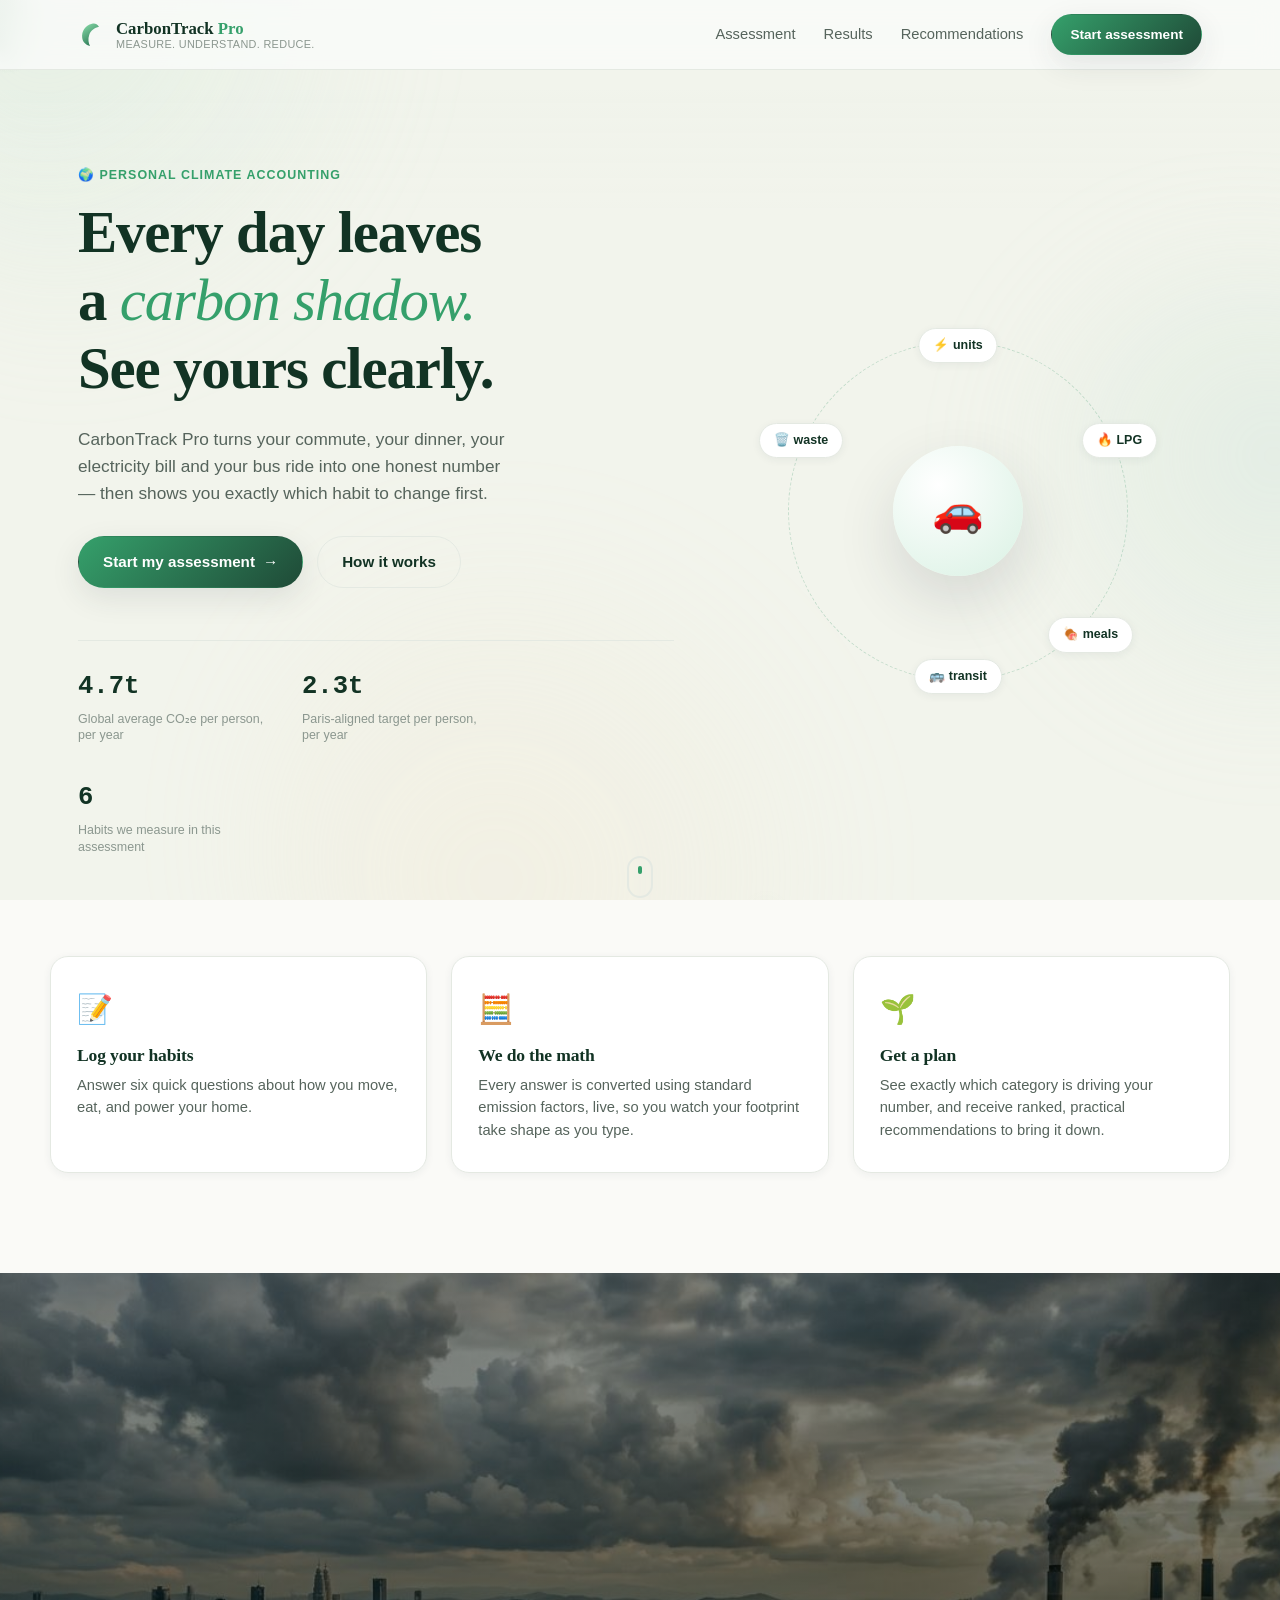
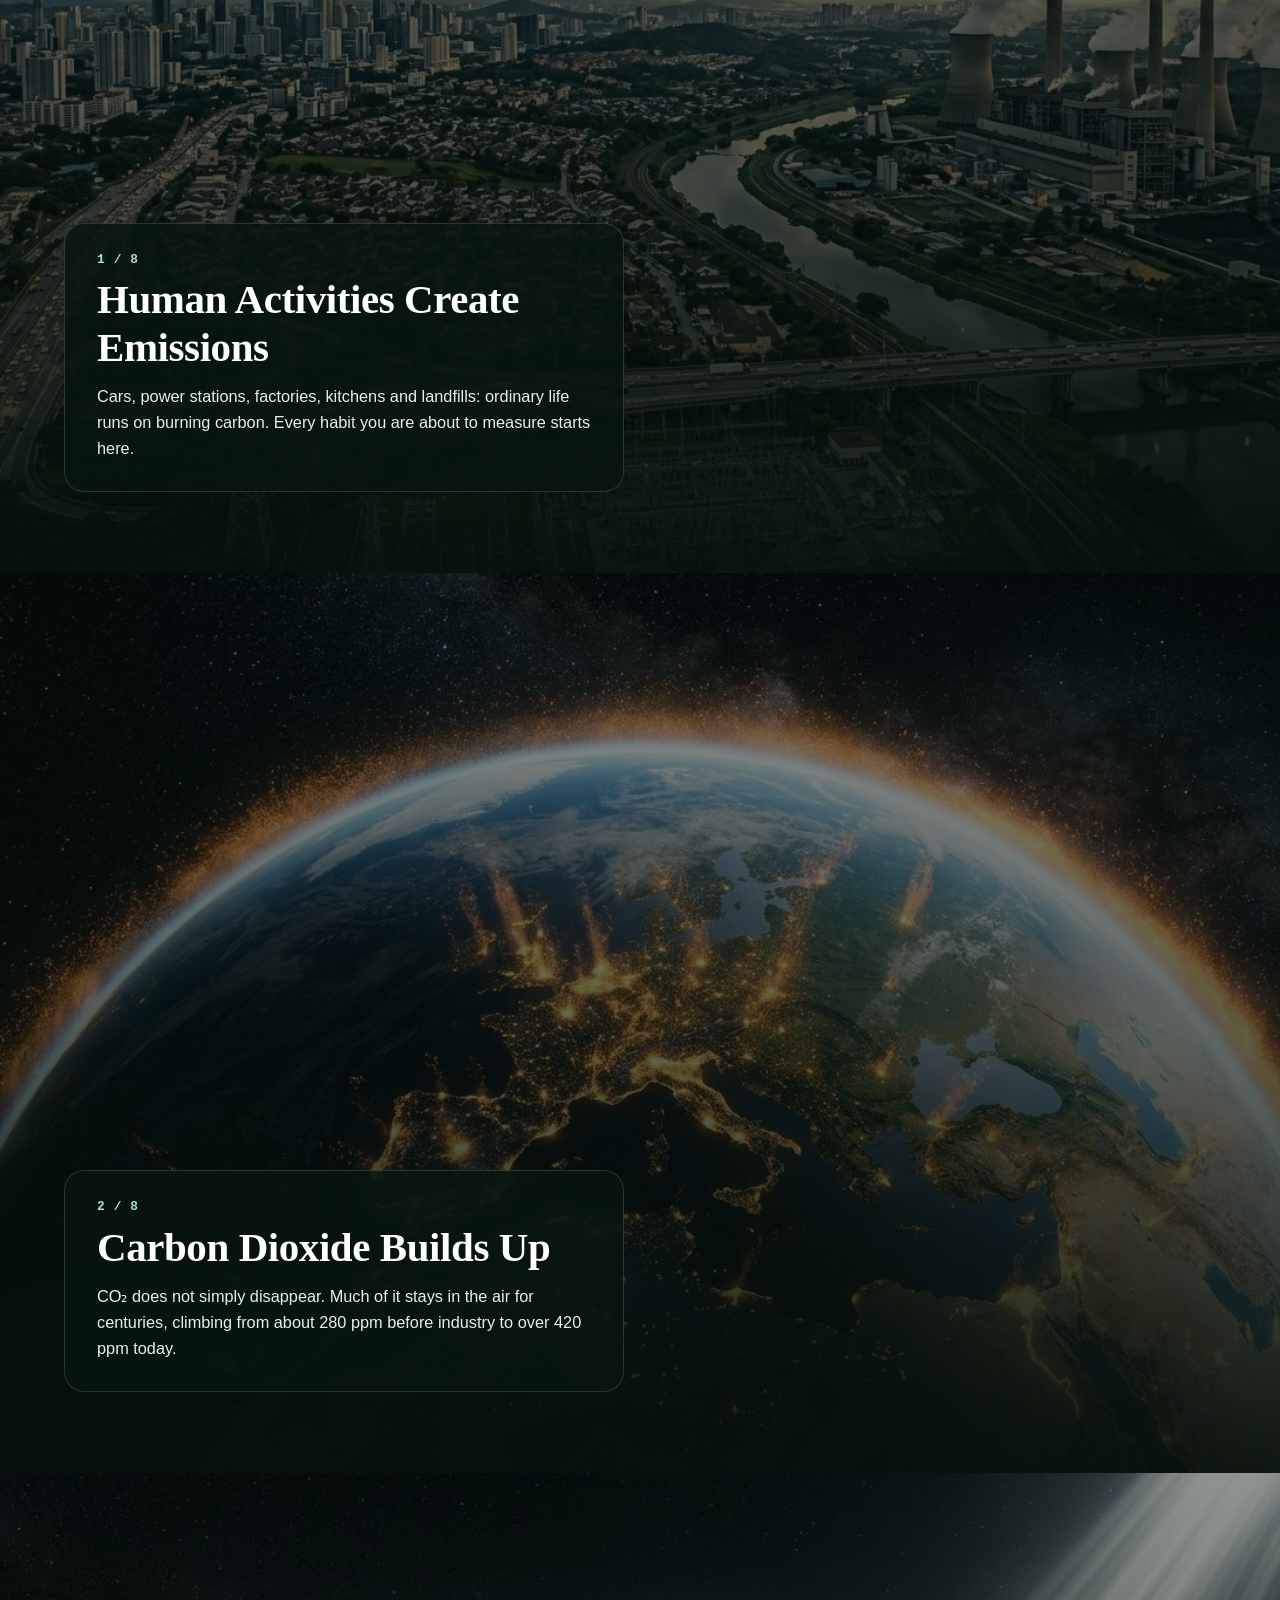
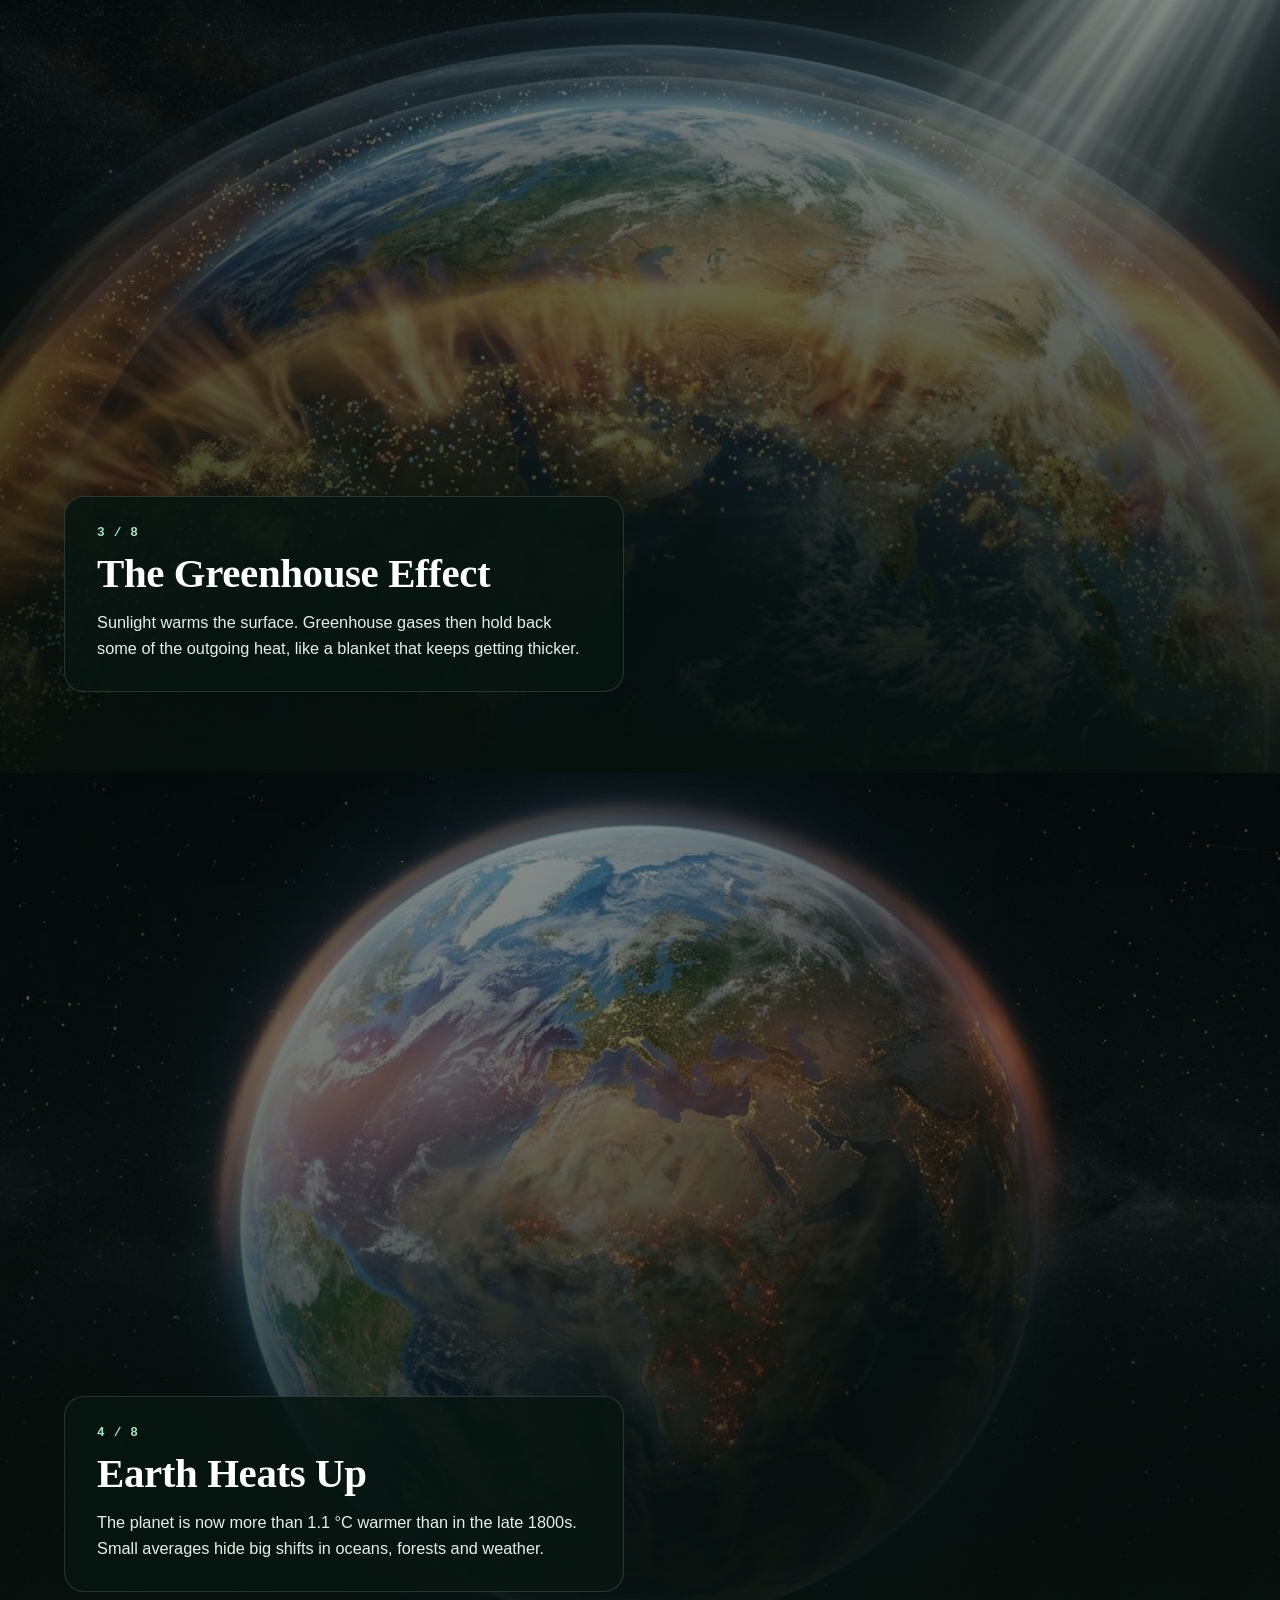
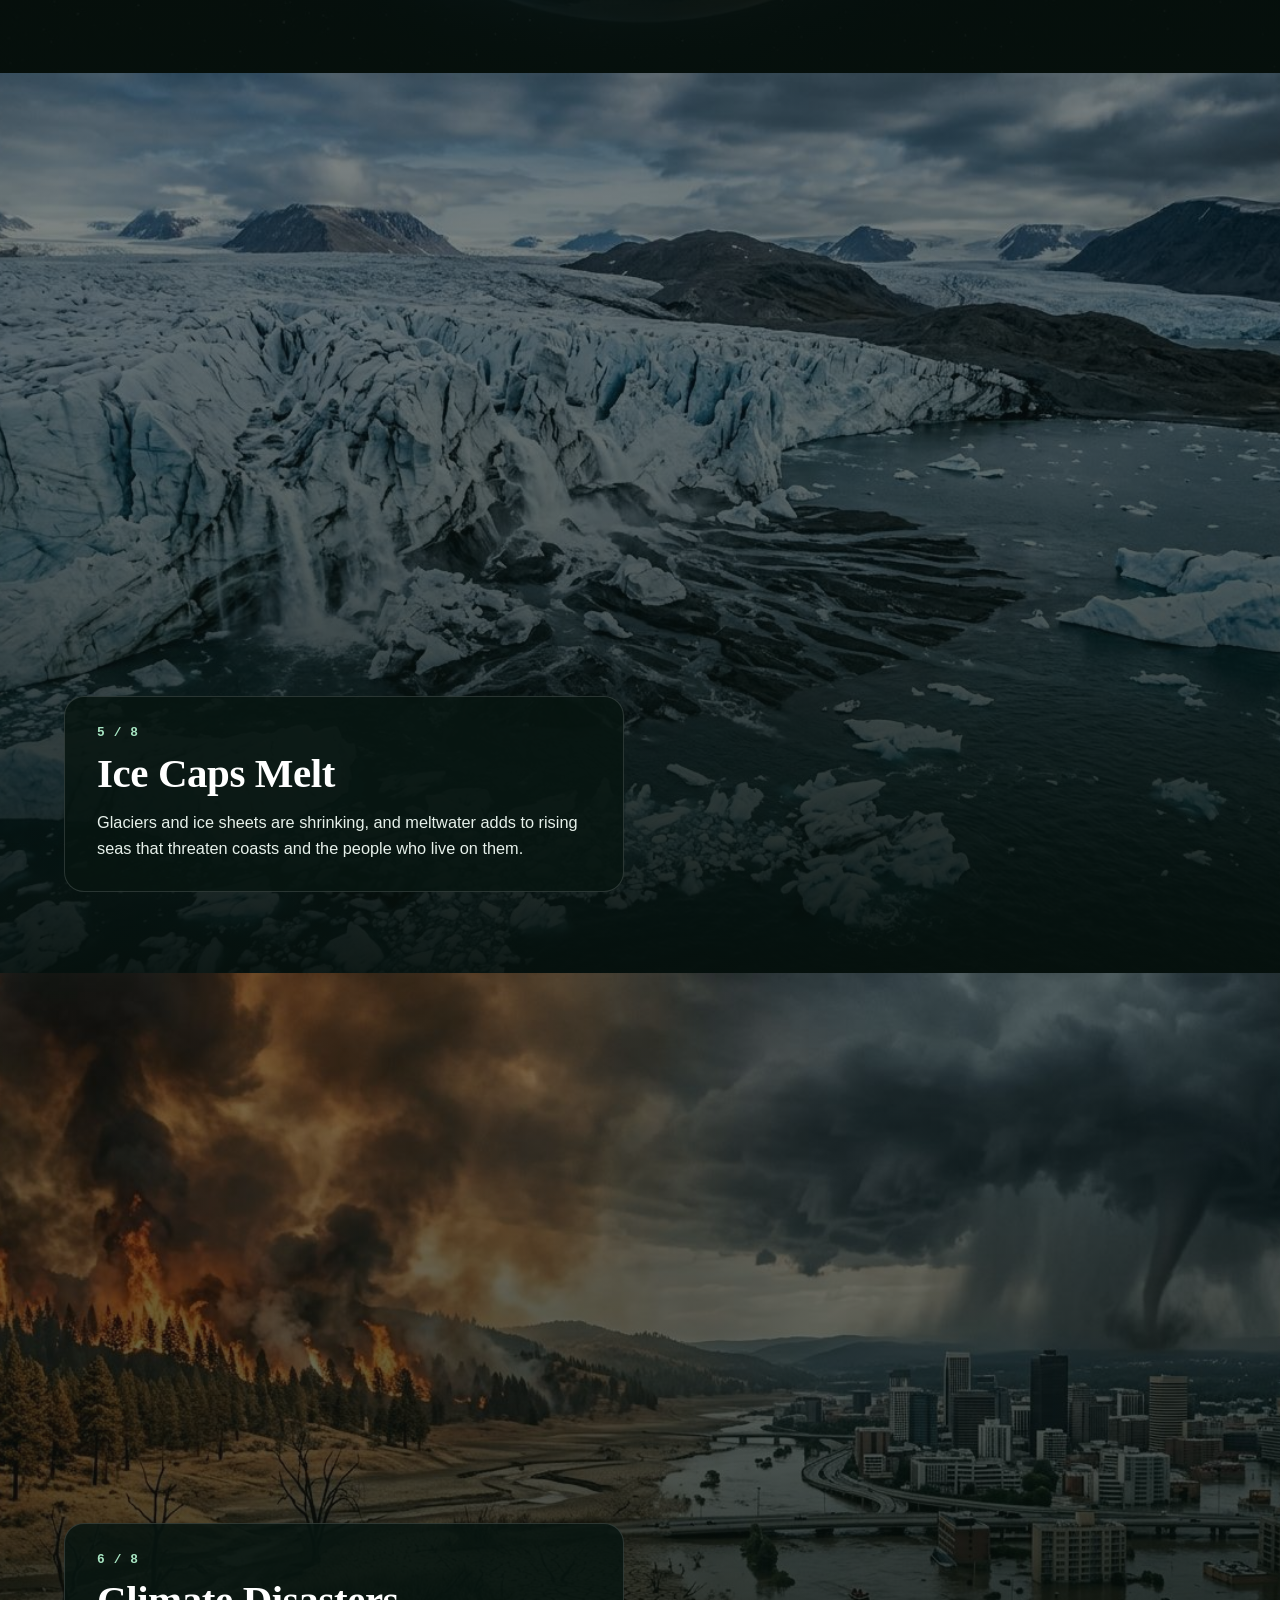
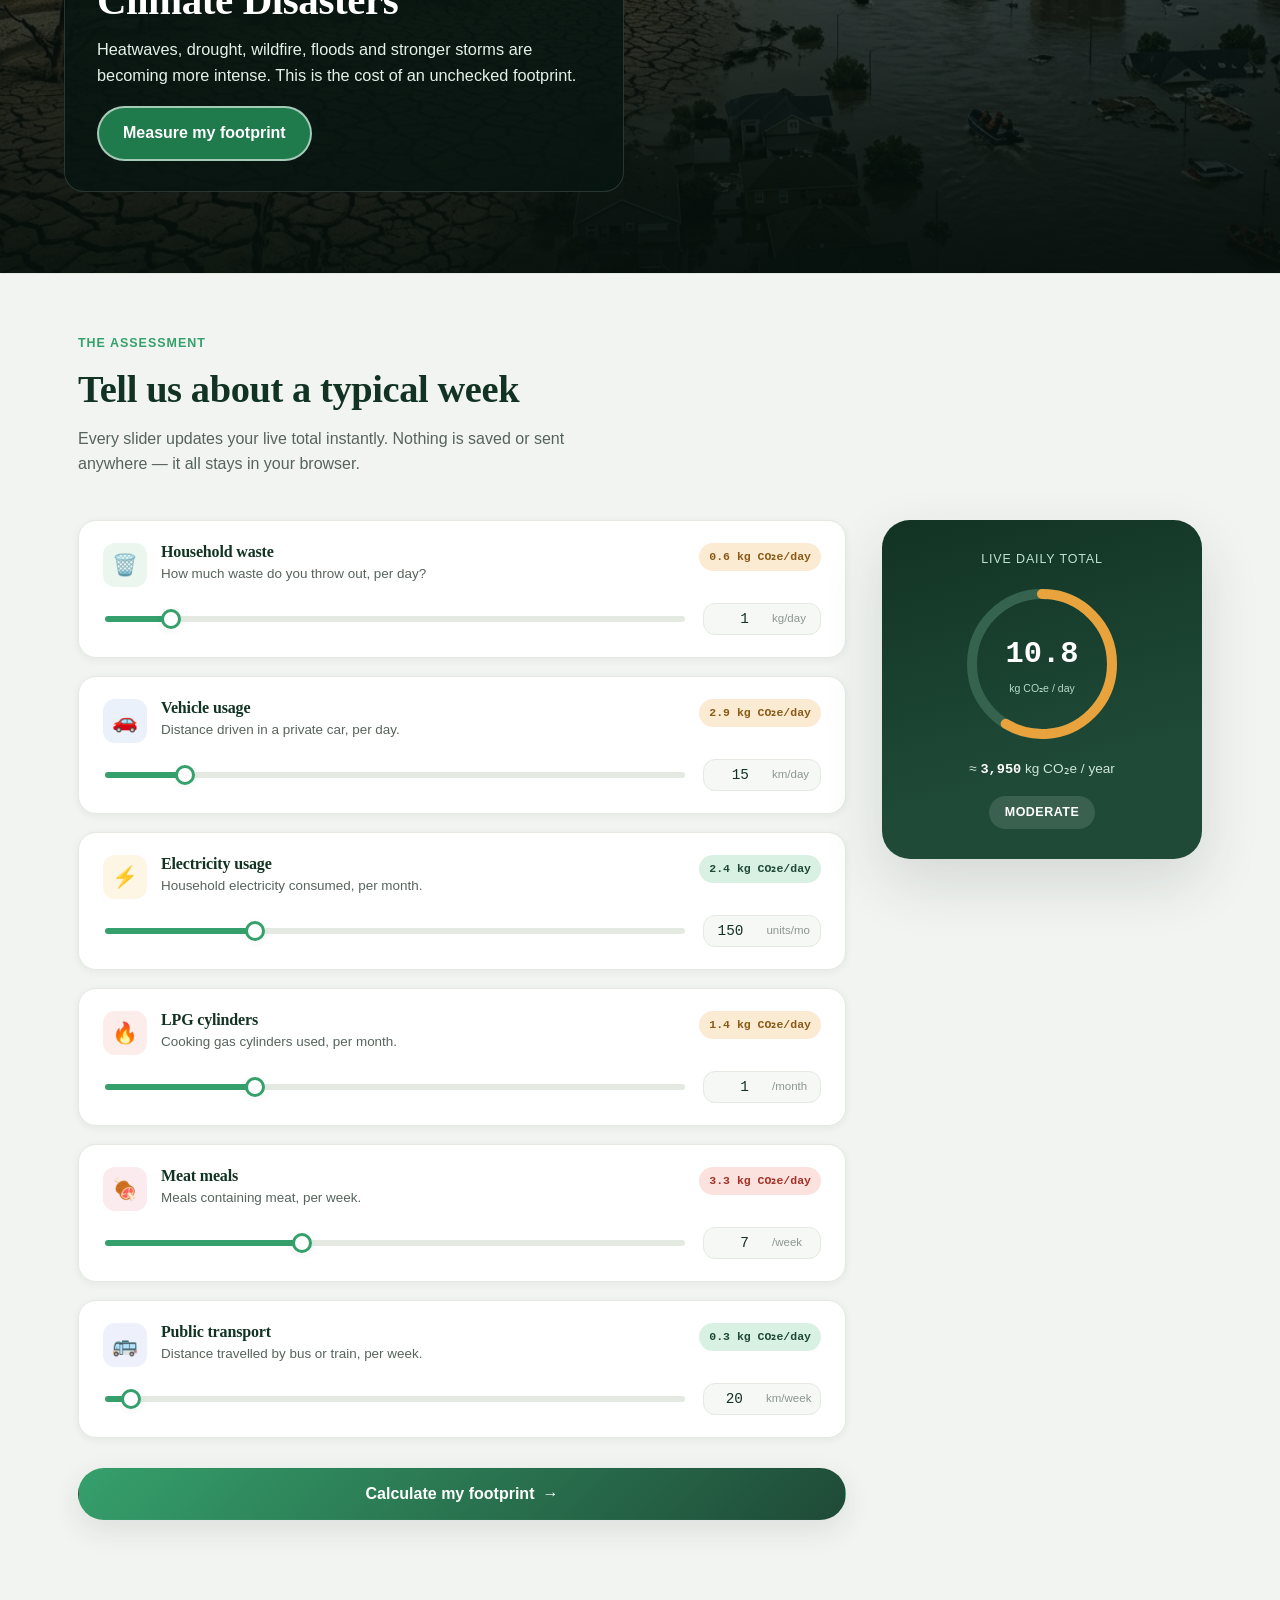
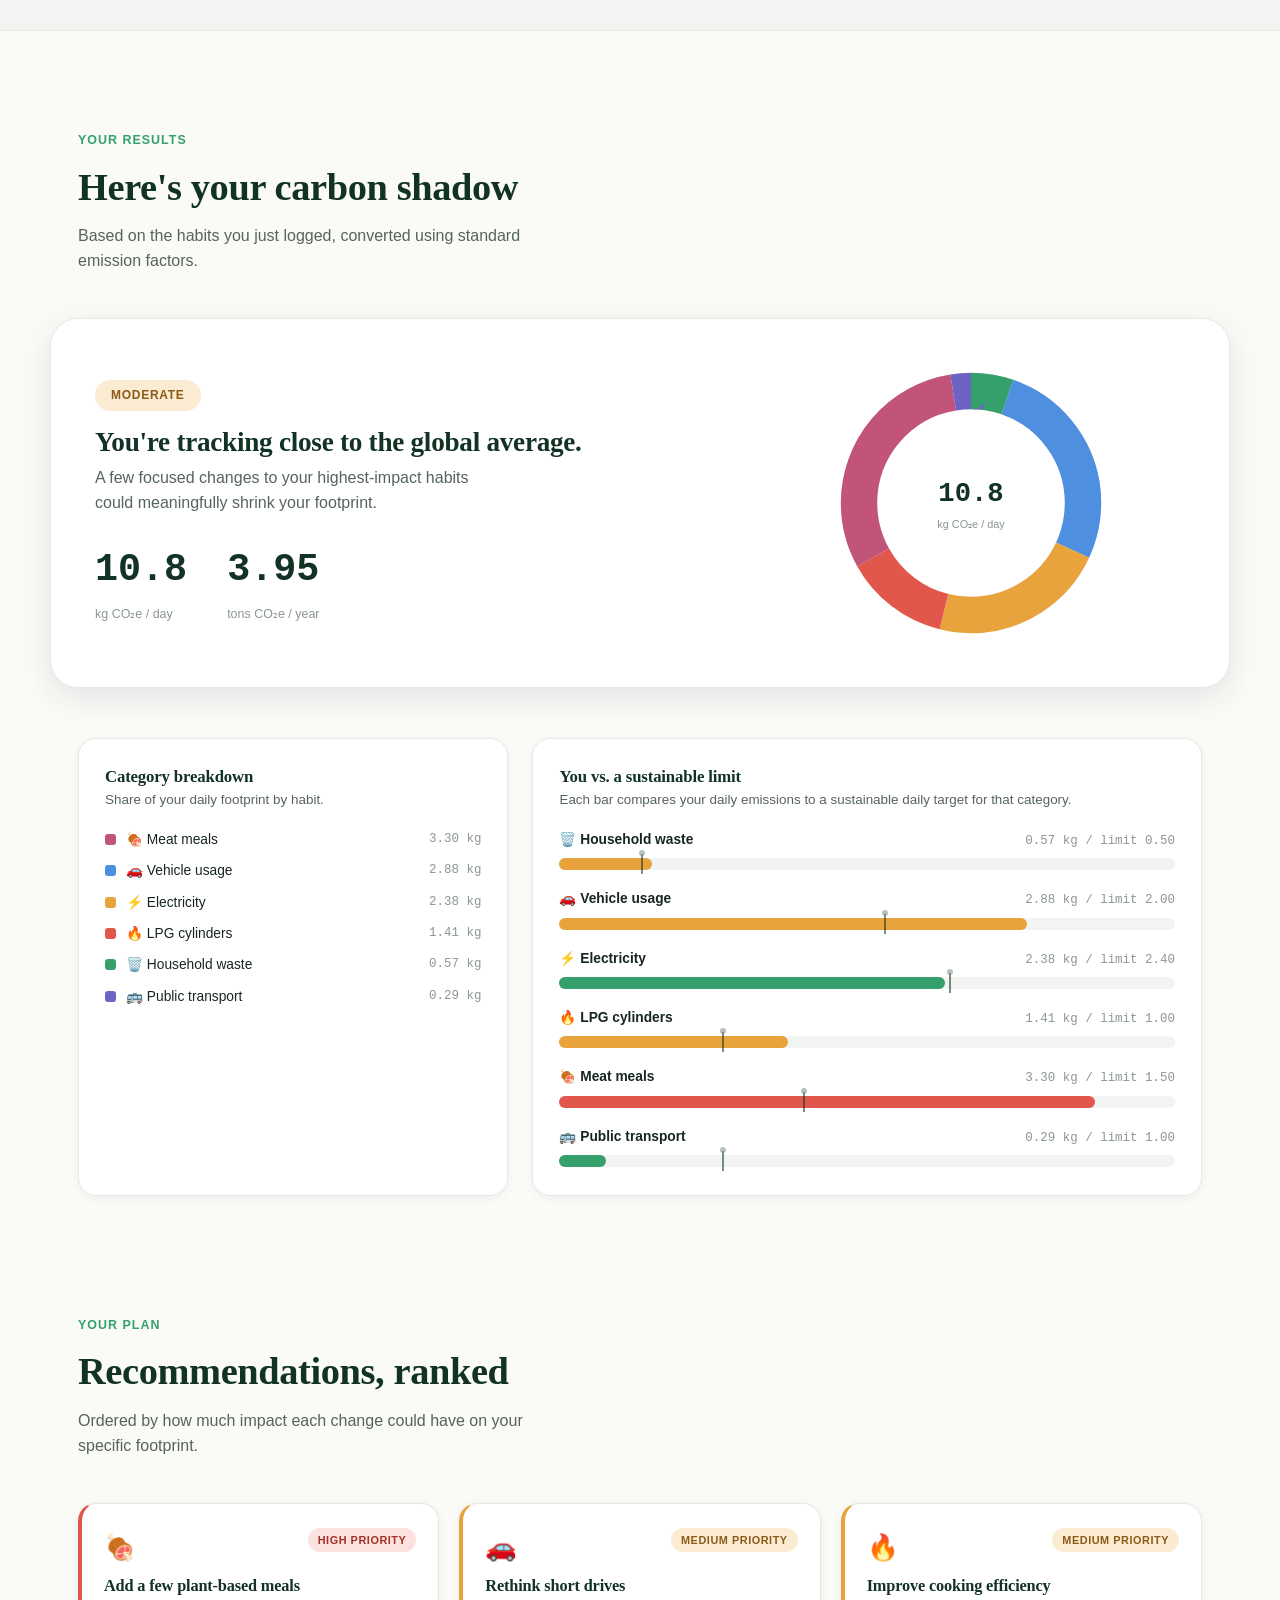
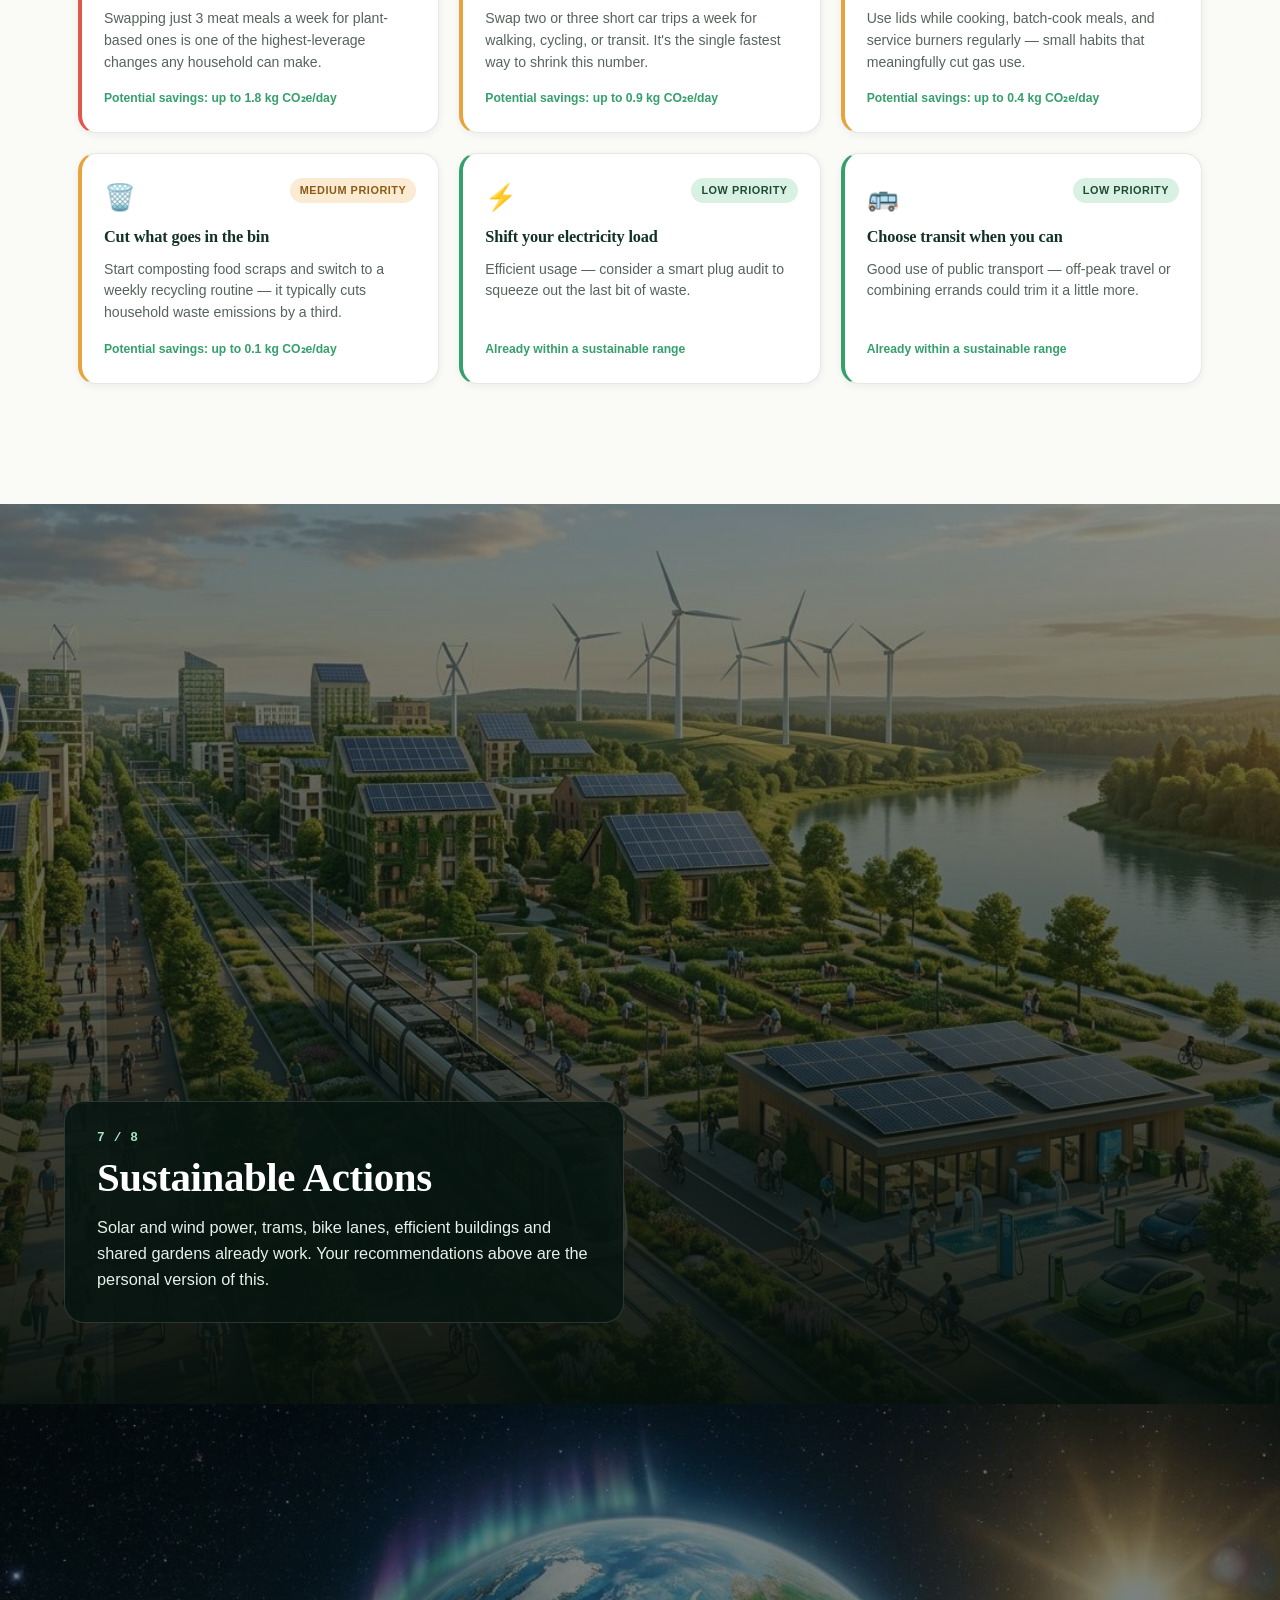
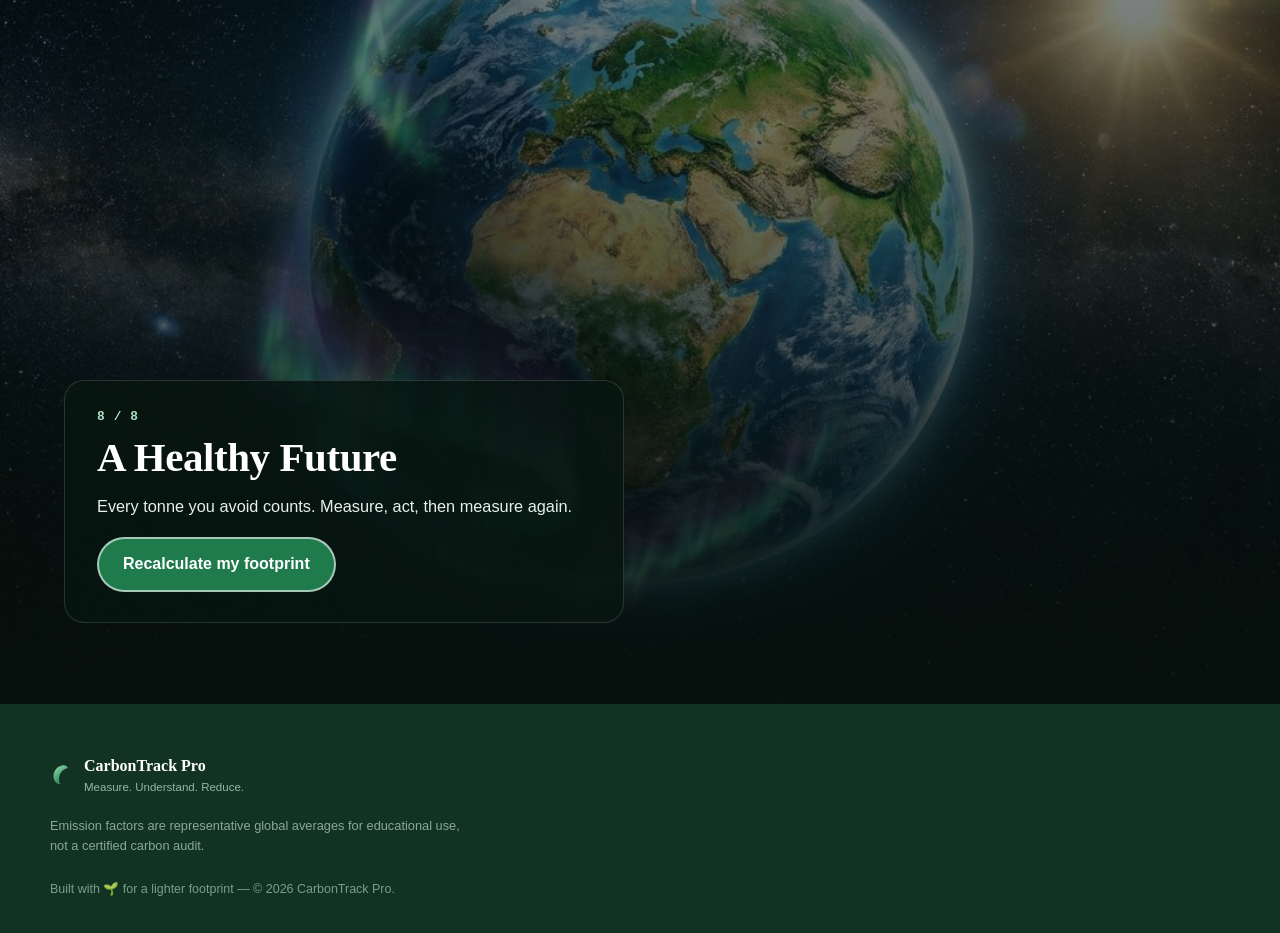
<file: index.html>
<!DOCTYPE html>
<html lang="en">
<head>
<meta charset="UTF-8" />
<meta name="viewport" content="width=device-width, initial-scale=1.0" />
<title>CarbonTrack Pro — Know Your Carbon Shadow</title>
<meta name="description" content="A precise, personalized carbon footprint tracker. Log your daily habits and get real recommendations to shrink your carbon shadow." />

<style>
/* ==========================================================================
   CarbonTrack Pro — embedded stylesheet (single-file build)
   ========================================================================== */

:root{
  --bg:            #FAFAF7;
  --bg-alt:        #F1F4F0;
  --surface:       #FFFFFF;
  --surface-2:     #F6F8F5;
  --forest:        #1F4A37;
  --forest-deep:   #123324;
  --mint:          #6FCF97;
  --mint-strong:   #35A06B;
  --mint-soft:     #D9F1E3;
  --amber:         #E8A33D;
  --amber-soft:    #FBEBD2;
  --coral:         #E2574C;
  --coral-soft:    #FBE2DF;
  --text:          #172621;
  --text-soft:     #56645C;
  --text-faint:    #8B978F;
  --border:        #E4E9E2;
  --shadow-color:  220deg 20% 20%;

  --font-display: Georgia, "Iowan Old Style", "Palatino Linotype", serif;
  --font-body: -apple-system, BlinkMacSystemFont, "Segoe UI", Roboto, Helvetica, Arial, sans-serif;
  --font-mono: "Courier New", ui-monospace, SFMono-Regular, Menlo, Consolas, monospace;

  --r-lg: 28px;
  --r-md: 18px;
  --r-sm: 12px;
  --shadow-sm: 0 2px 8px hsl(var(--shadow-color) / 0.06);
  --shadow-md: 0 10px 30px hsl(var(--shadow-color) / 0.10);
  --shadow-lg: 0 24px 60px hsl(var(--shadow-color) / 0.14);

  --container: 1180px;
}

*, *::before, *::after{ box-sizing: border-box; }
html{ scroll-behavior: smooth; }
html{
  background: var(--bg);
}
body{
  margin: 0;
  background: transparent;
  color: var(--text);
  font-family: var(--font-body);
  font-size: 16px;
  line-height: 1.55;
  -webkit-font-smoothing: antialiased;
  overflow-x: hidden;
}
h1,h2,h3,h4{
  font-family: var(--font-display);
  color: var(--forest-deep);
  margin: 0 0 0.4em;
  line-height: 1.15;
  font-weight: 700;
  letter-spacing: -0.01em;
}
p{ margin: 0 0 1em; color: var(--text-soft); }
a{ color: inherit; text-decoration: none; }
img,svg{ display:block; max-width:100%; }
button{ font-family: inherit; cursor: pointer; }
[data-mono]{ font-family: var(--font-mono); font-variant-numeric: tabular-nums; }

@media (prefers-reduced-motion: reduce){
  *{ animation-duration: 0.01ms !important; animation-iteration-count: 1 !important; transition-duration: 0.01ms !important; scroll-behavior: auto !important; }
}

:focus-visible{
  outline: 2.5px solid var(--mint-strong);
  outline-offset: 3px;
  border-radius: 6px;
}

/* Scroll progress bar */
.progress-track{
  position: fixed; top: 0; left: 0; width: 100%; height: 3px;
  background: transparent; z-index: 1000; pointer-events: none;
}
.progress-fill{
  height: 100%; width: 0%;
  background: linear-gradient(90deg, var(--mint-strong), var(--mint));
  transition: width 0.08s linear;
}

/* Ambient background blobs */
.blob-field{ position: fixed; inset: 0; z-index: -1; overflow: hidden; pointer-events: none; }
.blob{ position: absolute; border-radius: 50%; filter: blur(70px); opacity: 0.45; will-change: transform; }
.blob--a{ width: 520px; height: 520px; top: -160px; left: -120px; background: radial-gradient(circle at 30% 30%, var(--mint-soft), transparent 70%); }
.blob--b{ width: 460px; height: 460px; top: 30vh; right: -180px; background: radial-gradient(circle at 60% 40%, #CFE9E0, transparent 70%); }
.blob--c{ width: 600px; height: 600px; bottom: -220px; left: 20%; background: radial-gradient(circle at 40% 60%, var(--amber-soft), transparent 70%); opacity: 0.3; }

/* Ambient "carbon story" canvas: smoke -> ozone -> heating earth -> message.
   Sits in the same fixed, z-index:-1, pointer-events:none layer as the
   blob field above, so it can never sit above content or intercept input. */
#cfc-bg-canvas{
  position: fixed;
  inset: 0;
  width: 100vw;
  height: 100vh;
  z-index: -1;
  display: block;
  pointer-events: none;
  will-change: transform;
}
#cfc-bg-text{
  position: fixed;
  inset: 0;
  z-index: -1;
  display: flex;
  align-items: center;
  justify-content: center;
  pointer-events: none;
  opacity: 0;
}
#cfc-bg-text span{
  font-family: var(--font-display);
  font-weight: 700;
  font-size: clamp(1.3rem, 3.6vw, 2.6rem);
  letter-spacing: -0.01em;
  color: var(--forest-deep);
  text-shadow: 0 0 30px rgba(232,163,61,0.35);
  text-align: center;
  padding: 0 1.5rem;
  transform: translateY(14px);
  transition: transform 0.6s ease;
}
#cfc-bg-text.cfc-visible span{ transform: translateY(0); }
@media (prefers-reduced-motion: reduce){
  #cfc-bg-canvas{ animation: none !important; }
}

/* Header */
.site-header{
  position: sticky; top: 0; z-index: 900;
  backdrop-filter: blur(14px) saturate(1.4);
  background: hsl(80 20% 98% / 0.85);
  border-bottom: 1px solid var(--border);
}
.header-inner{
  max-width: var(--container); margin: 0 auto;
  display: flex; align-items: center; justify-content: space-between;
  padding: 14px 28px; gap: 20px;
}
.brand{ display: flex; align-items: center; gap: 10px; }
.brand-mark{ display: flex; }
.brand-text{ display: flex; flex-direction: column; line-height: 1.15; }
.brand-name{ font-family: var(--font-display); font-weight: 700; font-size: 1.05rem; color: var(--forest-deep); }
.brand-name em{ font-style: normal; color: var(--mint-strong); }
.brand-tagline{ font-size: 0.68rem; color: var(--text-faint); letter-spacing: 0.03em; text-transform: uppercase; }
.header-nav{ display: flex; gap: 28px; margin-left: auto; margin-right: 8px; }
.header-nav a{ font-size: 0.92rem; font-weight: 500; color: var(--text-soft); position: relative; padding: 4px 0; transition: color 0.2s ease; }
.header-nav a::after{ content: ""; position: absolute; left: 0; bottom: -2px; width: 0; height: 2px; background: var(--mint-strong); transition: width 0.25s ease; }
.header-nav a:hover{ color: var(--forest-deep); }
.header-nav a:hover::after{ width: 100%; }
@media (max-width: 820px){ .header-nav{ display: none; } .brand-tagline{ display: none; } }

/* Buttons */
.btn{
  display: inline-flex; align-items: center; justify-content: center; gap: 8px;
  padding: 13px 24px; border-radius: 100px; font-weight: 600; font-size: 0.95rem;
  border: 1px solid transparent;
  transition: transform 0.2s cubic-bezier(.2,.8,.2,1), box-shadow 0.25s ease, background 0.25s ease, border-color 0.25s ease;
  white-space: nowrap;
}
.btn--primary{ background: linear-gradient(135deg, var(--mint-strong), var(--forest)); color: #fff; box-shadow: var(--shadow-md); }
.btn--primary:hover{ transform: translateY(-2px); box-shadow: var(--shadow-lg); }
.btn--primary:active{ transform: translateY(0); }
.btn--ghost{ background: transparent; color: var(--forest-deep); border-color: var(--border); }
.btn--ghost:hover{ border-color: var(--mint-strong); color: var(--mint-strong); }
.btn--small{ padding: 9px 18px; font-size: 0.85rem; }
.btn--wide{ width: 100%; margin-top: 12px; padding: 16px; font-size: 1rem; }
.btn-arrow{ transition: transform 0.25s ease; display: inline-block; }
.btn:hover .btn-arrow{ transform: translateX(4px); }

/* Reveal-on-scroll (visible by default; JS arms it) */
.reveal{ transition: opacity 0.7s cubic-bezier(.2,.7,.2,1), transform 0.7s cubic-bezier(.2,.7,.2,1); }
.reveal.reveal-armed{ opacity: 0; transform: translateY(28px); }
.reveal.reveal-armed.is-visible{ opacity: 1; transform: translateY(0); }

/* Hero */
.hero{
  position: relative; max-width: var(--container); margin: 0 auto;
  padding: 96px 28px 60px;
  display: grid; grid-template-columns: 1.1fr 0.9fr; align-items: center; gap: 40px;
  min-height: 84vh;
}
.eyebrow{ font-size: 0.78rem; font-weight: 700; letter-spacing: 0.08em; text-transform: uppercase; color: var(--mint-strong); margin-bottom: 14px; }
.hero-title{ font-size: clamp(2.4rem, 4.6vw, 4rem); font-weight: 700; letter-spacing: -0.02em; }
.hero-title-accent{ color: var(--mint-strong); font-style: italic; font-weight: 500; }
.hero-sub{ font-size: 1.08rem; max-width: 46ch; margin-bottom: 30px; }
.hero-actions{ display: flex; gap: 14px; margin-bottom: 52px; flex-wrap: wrap; }
.hero-stats{ display: flex; gap: 34px; flex-wrap: wrap; padding-top: 26px; border-top: 1px solid var(--border); }
.hero-stat{ display: flex; flex-direction: column; gap: 4px; max-width: 190px; }
.hero-stat-num{ font-size: 1.6rem; font-weight: 700; color: var(--forest-deep); }
.hero-stat-label{ font-size: 0.78rem; color: var(--text-faint); line-height: 1.35; }
.hero-visual{ position: relative; display: flex; align-items: center; justify-content: center; height: 460px; }
.orbit-ring{ position: relative; width: 340px; height: 340px; border: 1.5px dashed hsl(150 30% 55% / 0.35); border-radius: 50%; animation: spin 40s linear infinite; }
.orbit-core{ position: absolute; inset: 0; margin: auto; width: 130px; height: 130px; background: radial-gradient(circle at 35% 30%, #fff, var(--mint-soft)); border-radius: 50%; display: flex; align-items: center; justify-content: center; box-shadow: var(--shadow-lg); animation: breathe 5s ease-in-out infinite; }
.orbit-emoji{ font-size: 2.6rem; animation: counter-spin 40s linear infinite; }
.orbit-chip{ position: absolute; background: var(--surface); border: 1px solid var(--border); border-radius: 100px; padding: 7px 14px; font-size: 0.78rem; font-weight: 600; color: var(--forest-deep); box-shadow: var(--shadow-sm); animation: counter-spin 40s linear infinite; white-space: nowrap; }
.orbit-chip--1{ top: -14px; left: 50%; transform: translateX(-50%); }
.orbit-chip--2{ top: 24%; right: -30px; }
.orbit-chip--3{ bottom: 8%; right: -6px; }
.orbit-chip--4{ bottom: -14px; left: 50%; transform: translateX(-50%); }
.orbit-chip--5{ top: 24%; left: -30px; }
@keyframes spin{ to{ transform: rotate(360deg); } }
@keyframes counter-spin{ from{ transform: rotate(0deg); } to{ transform: rotate(-360deg); } }
@keyframes breathe{ 0%,100%{ transform: scale(1); } 50%{ transform: scale(1.05); } }
.scroll-cue{ position: absolute; bottom: 18px; left: 50%; transform: translateX(-50%); width: 26px; height: 42px; border-radius: 20px; border: 2px solid var(--border); background: transparent; display: flex; justify-content: center; padding-top: 8px; }
.scroll-cue span{ width: 4px; height: 8px; border-radius: 4px; background: var(--mint-strong); animation: cue 1.8s ease-in-out infinite; }
@keyframes cue{ 0%{ transform: translateY(0); opacity: 1; } 70%{ transform: translateY(12px); opacity: 0; } 100%{ opacity: 0; } }
@media (max-width: 980px){ .hero{ grid-template-columns: 1fr; text-align: left; padding-top: 70px; min-height: auto; } .hero-visual{ height: 300px; } .orbit-ring{ width: 240px; height: 240px; } .orbit-core{ width: 100px; height: 100px; } }

/* How it works */
.how{ padding: 40px 28px 100px; }
.how-inner{ max-width: var(--container); margin: 0 auto; display: grid; grid-template-columns: repeat(3, 1fr); gap: 24px; }
.how-step{ background: var(--surface); border: 1px solid var(--border); border-radius: var(--r-md); padding: 30px 26px; box-shadow: var(--shadow-sm); transition: transform 0.3s ease, box-shadow 0.3s ease; }
.how-step:hover{ transform: translateY(-4px); box-shadow: var(--shadow-md); }
.how-step-icon{ font-size: 1.8rem; display: block; margin-bottom: 14px; }
.how-step h3{ font-size: 1.1rem; margin-bottom: 8px; }
.how-step p{ font-size: 0.92rem; margin: 0; }
@media (max-width: 820px){ .how-inner{ grid-template-columns: 1fr; } }

/* Section heads */
.section-head{ max-width: var(--container); margin: 0 auto; padding: 0 28px; text-align: left; margin-bottom: 44px; }
.section-head h2{ font-size: clamp(1.8rem, 3vw, 2.5rem); }
.section-sub{ max-width: 56ch; font-size: 1rem; }

/* Calculator */
.calculator{ padding: 60px 0 110px; background: var(--bg-alt); border-top: 1px solid var(--border); border-bottom: 1px solid var(--border); }
.calculator-grid{ max-width: var(--container); margin: 0 auto; padding: 0 28px; display: grid; grid-template-columns: 1fr 320px; gap: 36px; align-items: start; }
.calculator-cards{ display: grid; gap: 18px; }
.q-card{ background: var(--surface); border: 1px solid var(--border); border-radius: var(--r-md); padding: 22px 24px; box-shadow: var(--shadow-sm); transition: box-shadow 0.3s ease, border-color 0.3s ease; }
.q-card:hover{ box-shadow: var(--shadow-md); border-color: hsl(150 30% 80%); }
.q-card-head{ display: flex; align-items: flex-start; gap: 14px; margin-bottom: 16px; }
.q-icon{ flex-shrink: 0; width: 44px; height: 44px; border-radius: 12px; background: var(--icon-bg, var(--mint-soft)); display: flex; align-items: center; justify-content: center; font-size: 1.3rem; }
.q-card-head h3{ font-size: 1rem; margin-bottom: 2px; }
.q-card-head p{ font-size: 0.84rem; margin: 0; }
.q-chip{ margin-left: auto; flex-shrink: 0; font-family: var(--font-mono); font-size: 0.72rem; font-weight: 700; padding: 5px 10px; border-radius: 100px; background: var(--mint-soft); color: var(--forest); white-space: nowrap; transition: background 0.3s ease, color 0.3s ease; }
.q-chip.level-mid{ background: var(--amber-soft); color: #8A5A17; }
.q-chip.level-high{ background: var(--coral-soft); color: #A33127; }
.q-controls{ display: flex; align-items: center; gap: 16px; }
.q-slider{ flex: 1; appearance: none; -webkit-appearance: none; height: 6px; border-radius: 4px; background: linear-gradient(90deg, var(--mint-strong) 0%, var(--mint-strong) var(--fill, 30%), var(--border) var(--fill, 30%), var(--border) 100%); outline: none; }
.q-slider::-webkit-slider-thumb{ -webkit-appearance: none; appearance: none; width: 20px; height: 20px; border-radius: 50%; background: #fff; border: 3px solid var(--mint-strong); box-shadow: var(--shadow-sm); cursor: pointer; transition: transform 0.15s ease; }
.q-slider::-webkit-slider-thumb:hover{ transform: scale(1.15); }
.q-slider::-moz-range-thumb{ width: 20px; height: 20px; border-radius: 50%; background: #fff; border: 3px solid var(--mint-strong); box-shadow: var(--shadow-sm); cursor: pointer; }
.q-slider::-moz-range-track{ height: 6px; border-radius: 4px; background: var(--border); }
.q-number{ flex-shrink: 0; display: flex; align-items: center; gap: 6px; background: var(--surface-2); border: 1px solid var(--border); border-radius: var(--r-sm); padding: 6px 10px; width: 118px; }
.q-number input{ width: 52px; border: none; background: transparent; font-family: var(--font-mono); font-size: 0.9rem; text-align: right; color: var(--forest-deep); }
.q-number input:focus{ outline: none; }
.q-number span{ font-size: 0.72rem; color: var(--text-faint); }

.live-panel{ position: sticky; top: 92px; }
.live-panel-inner{ background: linear-gradient(165deg, var(--forest-deep), var(--forest) 70%); border-radius: var(--r-lg); padding: 30px 26px; color: #fff; box-shadow: var(--shadow-lg); text-align: center; }
.live-label{ font-size: 0.78rem; text-transform: uppercase; letter-spacing: 0.07em; color: hsl(150 40% 82%); margin-bottom: 14px; }
.gauge{ position: relative; width: 160px; height: 160px; margin: 0 auto 14px; }
.gauge-svg{ width: 100%; height: 100%; transform: rotate(-90deg); }
.gauge-track{ fill: none; stroke: hsl(150 30% 30%); stroke-width: 10; }
.gauge-value{ fill: none; stroke: var(--mint); stroke-width: 10; stroke-linecap: round; stroke-dasharray: 440; stroke-dashoffset: 440; transition: stroke-dashoffset 0.5s cubic-bezier(.2,.8,.2,1), stroke 0.5s ease; }
.gauge-center{ position: absolute; inset: 0; display: flex; flex-direction: column; align-items: center; justify-content: center; }
.gauge-number{ font-size: 1.9rem; font-weight: 700; }
.gauge-unit{ font-size: 0.66rem; color: hsl(150 30% 78%); margin-top: 2px; text-align: center; max-width: 100px; }
.live-yearly{ font-size: 0.85rem; color: hsl(150 30% 85%); margin-bottom: 16px; }
.live-yearly span{ font-weight: 700; color: #fff; }
.live-badge{ display: inline-block; padding: 7px 16px; border-radius: 100px; background: rgba(255,255,255,0.12); font-weight: 700; font-size: 0.78rem; letter-spacing: 0.04em; transition: background 0.4s ease, color 0.4s ease; }
@media (max-width: 980px){ .calculator-grid{ grid-template-columns: 1fr; } .live-panel{ position: relative; top: 0; order: -1; } }

/* Results */
.results{ padding: 100px 0; }
.verdict-card{ max-width: var(--container); margin: 0 auto 50px; padding: 44px 44px; display: grid; grid-template-columns: 1.2fr 0.8fr; gap: 20px; align-items: center; background: var(--surface); border: 1px solid var(--border); border-radius: var(--r-lg); box-shadow: var(--shadow-md); }
.verdict-flag{ display: inline-block; padding: 6px 16px; border-radius: 100px; background: var(--mint-soft); color: var(--forest); font-weight: 700; font-size: 0.75rem; letter-spacing: 0.06em; margin-bottom: 16px; transition: background 0.4s ease, color 0.4s ease; }
.verdict-flag.level-good{ background: var(--mint-soft); color: var(--forest); }
.verdict-flag.level-mid{ background: var(--amber-soft); color: #8A5A17; }
.verdict-flag.level-high{ background: var(--coral-soft); color: #A33127; }
.verdict-title{ font-size: 1.7rem; margin-bottom: 8px; }
.verdict-desc{ max-width: 44ch; margin-bottom: 26px; }
.verdict-numbers{ display: flex; gap: 40px; }
.verdict-big{ font-size: 2.4rem; font-weight: 700; color: var(--forest-deep); display: block; }
.verdict-unit{ font-size: 0.78rem; color: var(--text-faint); }
.verdict-right{ display: flex; align-items: center; justify-content: center; }
@keyframes verdictPulse{ 0%{ box-shadow: var(--shadow-md), 0 0 0 0 hsl(150 55% 50% / 0.45); } 70%{ box-shadow: var(--shadow-md), 0 0 0 18px hsl(150 55% 50% / 0); } 100%{ box-shadow: var(--shadow-md); } }
.verdict-card.just-calculated{ animation: verdictPulse 0.9s ease-out; }

.charts-row{ max-width: var(--container); margin: 0 auto; padding: 0 28px; display: grid; grid-template-columns: 0.9fr 1.4fr; gap: 24px; }
.chart-card{ background: var(--surface); border: 1px solid var(--border); border-radius: var(--r-md); padding: 28px 26px; box-shadow: var(--shadow-sm); }
.chart-card h3{ font-size: 1.05rem; margin-bottom: 4px; }
.chart-sub{ font-size: 0.84rem; margin-bottom: 18px; }
.legend{ display: grid; gap: 10px; }
.legend-item{ display: flex; align-items: center; gap: 10px; font-size: 0.86rem; }
.legend-swatch{ width: 11px; height: 11px; border-radius: 3px; flex-shrink: 0; }
.legend-name{ flex: 1; color: var(--text); font-weight: 500; }
.legend-val{ font-family: var(--font-mono); font-size: 0.78rem; color: var(--text-faint); }

.donut-wrap{ position: relative; width: 100%; max-width: 280px; margin: 0 auto; }
.donut-svg{ width: 100%; height: auto; transform: rotate(-90deg); display: block; }
.donut-track{ fill: none; stroke: var(--bg-alt); }
.donut-segment{ transition: stroke-dasharray 0.9s cubic-bezier(.2,.8,.2,1); }
.donut-center{ position: absolute; inset: 0; display: flex; flex-direction: column; align-items: center; justify-content: center; text-align: center; pointer-events: none; }
.donut-center-num{ font-size: 1.7rem; font-weight: 700; color: var(--forest-deep); display: block; }
.donut-center-unit{ font-size: 0.68rem; color: var(--text-faint); max-width: 100px; }

.bar-list{ display: grid; gap: 18px; }
.bar-row-head{ display: flex; align-items: baseline; justify-content: space-between; gap: 10px; font-size: 0.86rem; font-weight: 600; color: var(--text); margin-bottom: 7px; }
.bar-row-val{ font-size: 0.78rem; color: var(--text-faint); font-weight: 500; }
.bar-row-limit{ color: var(--text-faint); font-weight: 400; }
.bar-track{ position: relative; height: 12px; border-radius: 8px; background: var(--bg-alt); overflow: visible; }
.bar-fill{ height: 100%; border-radius: 8px; transition: width 0.9s cubic-bezier(.2,.8,.2,1), background 0.4s ease; }
.bar-limit-marker{ position: absolute; top: -4px; bottom: -4px; width: 2px; background: var(--forest-deep); opacity: 0.55; }
.bar-limit-marker::after{ content: ""; position: absolute; top: -4px; left: 50%; transform: translateX(-50%); width: 6px; height: 6px; border-radius: 50%; background: var(--forest-deep); opacity: 0.55; }
@media (max-width: 980px){ .verdict-card{ grid-template-columns: 1fr; padding: 34px 26px; } .verdict-right{ order: -1; } .charts-row{ grid-template-columns: 1fr; } }

/* Recommendations */
.recommendations{ padding: 20px 0 120px; }
.rec-grid{ max-width: var(--container); margin: 0 auto; padding: 0 28px; display: grid; grid-template-columns: repeat(3, 1fr); gap: 20px; }
.rec-card{ background: var(--surface); border: 1px solid var(--border); border-left: 4px solid var(--mint-strong); border-radius: var(--r-md); padding: 24px 22px; box-shadow: var(--shadow-sm); transition: transform 0.3s ease, box-shadow 0.3s ease; display: flex; flex-direction: column; gap: 10px; }
.rec-card:hover{ transform: translateY(-4px); box-shadow: var(--shadow-md); }
.rec-card.priority-high{ border-left-color: var(--coral); }
.rec-card.priority-medium{ border-left-color: var(--amber); }
.rec-card.priority-low{ border-left-color: var(--mint-strong); }
.rec-card-top{ display: flex; align-items: flex-start; justify-content: space-between; gap: 10px; }
.rec-icon{ font-size: 1.6rem; }
.rec-priority{ font-size: 0.68rem; font-weight: 700; letter-spacing: 0.05em; text-transform: uppercase; padding: 4px 10px; border-radius: 100px; white-space: nowrap; }
.priority-high .rec-priority{ background: var(--coral-soft); color: #A33127; }
.priority-medium .rec-priority{ background: var(--amber-soft); color: #8A5A17; }
.priority-low .rec-priority{ background: var(--mint-soft); color: var(--forest); }
.rec-card h4{ font-size: 1.02rem; margin-bottom: 2px; }
.rec-card p{ font-size: 0.88rem; margin: 0; }
.rec-impact{ font-size: 0.76rem; color: var(--mint-strong); font-weight: 600; margin-top: auto; padding-top: 6px; }
@media (max-width: 980px){ .rec-grid{ grid-template-columns: 1fr 1fr; } }
@media (max-width: 640px){ .rec-grid{ grid-template-columns: 1fr; } }

/* Footer */
.site-footer{ background: var(--forest-deep); color: hsl(150 20% 85%); padding: 50px 28px 34px; }
.footer-inner{ max-width: var(--container); margin: 0 auto; display: grid; gap: 14px; }
.footer-brand{ display: flex; align-items: center; gap: 10px; }
.footer-name{ font-family: var(--font-display); font-weight: 700; color: #fff; margin: 0; font-size: 1rem; }
.footer-tag{ font-size: 0.72rem; color: hsl(150 20% 65%); margin: 0; }
.footer-note{ font-size: 0.8rem; color: hsl(150 15% 60%); max-width: 60ch; margin: 6px 0 0; }
.footer-credits{ font-size: 0.78rem; color: hsl(150 15% 55%); margin: 10px 0 0; }

@media (max-width: 480px){
  .hero{ padding-left: 20px; padding-right: 20px; }
  .header-inner{ padding: 12px 18px; }
  .section-head, .calculator-grid, .verdict-card, .charts-row, .rec-grid, .how-inner{ padding-left: 18px; padding-right: 18px; }
}
/* ===== CarbonTrack Pro: story scenes ===== */
.ctp-scene{position:relative;display:flex;align-items:flex-end;min-height:100vh;min-height:100svh;padding:0 clamp(16px,5vw,64px) clamp(32px,9vh,90px);background-color:#0b1a14;background-size:cover;background-position:center;background-repeat:no-repeat;color:#fff;isolation:isolate;overflow:hidden}
.ctp-scene::before{content:"";position:absolute;inset:0;z-index:-1;background:linear-gradient(to top,rgba(6,16,12,.95) 0%,rgba(6,16,12,.65) 45%,rgba(6,16,12,.45) 100%)}
.ctp-scene--1{background-image:url('scene1.jpg')}
.ctp-scene--2{background-image:url('scene2.jpg')}
.ctp-scene--3{background-image:url('scene3.jpg')}
.ctp-scene--4{background-image:url('scene4.jpg')}
.ctp-scene--5{background-image:url('scene5.jpg')}
.ctp-scene--6{background-image:url('scene6.jpg')}
.ctp-scene--7{background-image:url('scene7.jpg')}
.ctp-scene--8{background-image:url('scene8.jpg')}
.ctp-scene__inner{width:100%;max-width:1200px;margin:0 auto}
.ctp-scene__card{max-width:560px;padding:30px 32px;border-radius:20px;background:rgba(8,22,17,.86);border:1px solid rgba(255,255,255,.14)}
.ctp-scene__count{margin:0 0 10px;font:600 .8rem/1 ui-monospace,Menlo,Consolas,monospace;color:#A8E6C3;letter-spacing:.05em}
.ctp-scene__title{margin:0 0 12px;color:#fff;font-size:clamp(1.7rem,3.2vw,2.6rem);line-height:1.15}
.ctp-scene__text{margin:0;color:#E6F0EA;font-size:1.02rem;line-height:1.6}
.ctp-scene__btn{display:inline-block;margin-top:18px;padding:13px 24px;border-radius:100px;background:#1F7A4C;color:#fff;font-weight:600;text-decoration:none;border:2px solid rgba(255,255,255,.6)}
.ctp-scene__btn:hover{background:#17603B}
.ctp-scene__btn:focus-visible{outline:3px solid #A8E6C3;outline-offset:3px}
@keyframes ctpFade{from{opacity:0;transform:translateY(28px)}to{opacity:1;transform:none}}
.ctp-scene__card{animation:ctpFade .9s ease both}
@supports (animation-timeline:view()){.ctp-scene__card{animation:ctpFade linear both;animation-timeline:view();animation-range:entry 5% cover 35%}}
@media (prefers-reduced-motion:reduce){.ctp-scene__card{animation:none}}
@media (max-width:768px){.ctp-scene{min-height:85vh;min-height:85svh;padding-bottom:28px}.ctp-scene__card{padding:22px 20px;background:rgba(8,22,17,.9);border-radius:16px}.ctp-scene__btn{display:block;text-align:center;padding:15px 20px}}
</style>
</head>
<body>

<div class="progress-track" aria-hidden="true"><div class="progress-fill" id="progressFill"></div></div>

<div class="blob-field" aria-hidden="true">
  <div class="blob blob--a" data-depth="0.15"></div>
  <div class="blob blob--b" data-depth="0.35"></div>
  <div class="blob blob--c" data-depth="0.08"></div>
</div>

<canvas id="cfc-bg-canvas" aria-hidden="true"></canvas>
<div id="cfc-bg-text" aria-hidden="true"><span>Your choices matter.</span></div>

<header class="site-header" id="siteHeader">
  <div class="header-inner">
    <a class="brand" href="#top">
      <span class="brand-mark">
        <svg viewBox="0 0 40 40" width="28" height="28" fill="none" xmlns="http://www.w3.org/2000/svg">
          <path d="M20 4C10 6 5 15 6 24c0.6 6 5.2 10.6 11.2 11.6C15 32 14 26 16 20c2.3-6.9 8-10.6 14-11.8C27 3.5 23.6 3.2 20 4Z" fill="url(#leafGrad)"/>
          <defs>
            <linearGradient id="leafGrad" x1="5" y1="4" x2="27" y2="36" gradientUnits="userSpaceOnUse">
              <stop stop-color="#8CE0AC"/><stop offset="1" stop-color="#1F6B4A"/>
            </linearGradient>
          </defs>
        </svg>
      </span>
      <span class="brand-text">
        <span class="brand-name">CarbonTrack <em>Pro</em></span>
        <span class="brand-tagline">Measure. Understand. Reduce.</span>
      </span>
    </a>
    <nav class="header-nav">
      <a href="#calculator">Assessment</a>
      <a href="#results">Results</a>
      <a href="#recommendations">Recommendations</a>
    </nav>
    <a href="#calculator" class="btn btn--primary btn--small">Start assessment</a>
  </div>
</header>

<main id="top">

  <section class="hero" id="hero">
    <div class="hero-inner">
      <p class="eyebrow reveal">🌍 Personal climate accounting</p>
      <h1 class="hero-title reveal">
        Every day leaves<br/>a <span class="hero-title-accent">carbon shadow.</span><br/>See yours clearly.
      </h1>
      <p class="hero-sub reveal">
        CarbonTrack Pro turns your commute, your dinner, your electricity bill and your bus ride
        into one honest number — then shows you exactly which habit to change first.
      </p>
      <div class="hero-actions reveal">
        <a href="#calculator" class="btn btn--primary">Start my assessment <span class="btn-arrow">→</span></a>
        <a href="#how-it-works" class="btn btn--ghost">How it works</a>
      </div>
      <div class="hero-stats reveal">
        <div class="hero-stat"><span class="hero-stat-num" data-mono>4.7t</span><span class="hero-stat-label">Global average CO₂e per person, per year</span></div>
        <div class="hero-stat"><span class="hero-stat-num" data-mono>2.3t</span><span class="hero-stat-label">Paris-aligned target per person, per year</span></div>
        <div class="hero-stat"><span class="hero-stat-num" data-mono>6</span><span class="hero-stat-label">Habits we measure in this assessment</span></div>
      </div>
    </div>
    <div class="hero-visual" aria-hidden="true">
      <div class="orbit-ring">
        <div class="orbit-core"><span class="orbit-emoji">🚗</span></div>
        <span class="orbit-chip orbit-chip--1">⚡ units</span>
        <span class="orbit-chip orbit-chip--2">🔥 LPG</span>
        <span class="orbit-chip orbit-chip--3">🍖 meals</span>
        <span class="orbit-chip orbit-chip--4">🚌 transit</span>
        <span class="orbit-chip orbit-chip--5">🗑️ waste</span>
      </div>
    </div>
    <button class="scroll-cue" id="scrollCue" aria-label="Scroll to assessment"><span></span></button>
  </section>

  <section class="how" id="how-it-works">
    <div class="how-inner">
      <div class="how-step reveal">
        <span class="how-step-icon">📝</span>
        <h3>Log your habits</h3>
        <p>Answer six quick questions about how you move, eat, and power your home.</p>
      </div>
      <div class="how-step reveal">
        <span class="how-step-icon">🧮</span>
        <h3>We do the math</h3>
        <p>Every answer is converted using standard emission factors, live, so you watch your footprint take shape as you type.</p>
      </div>
      <div class="how-step reveal">
        <span class="how-step-icon">🌱</span>
        <h3>Get a plan</h3>
        <p>See exactly which category is driving your number, and receive ranked, practical recommendations to bring it down.</p>
      </div>
    </div>
  </section>

  <!-- ===== STORY SCENES 1-6 ===== -->
<section class="ctp-scene ctp-scene--1" aria-labelledby="scene1-title">
  <div class="ctp-scene__inner"><div class="ctp-scene__card">
    <p class="ctp-scene__count">1 / 8</p>
    <h2 class="ctp-scene__title" id="scene1-title">Human Activities Create Emissions</h2>
    <p class="ctp-scene__text">Cars, power stations, factories, kitchens and landfills: ordinary life runs on burning carbon. Every habit you are about to measure starts here.</p>
  </div></div>
</section>

<section class="ctp-scene ctp-scene--2" aria-labelledby="scene2-title">
  <div class="ctp-scene__inner"><div class="ctp-scene__card">
    <p class="ctp-scene__count">2 / 8</p>
    <h2 class="ctp-scene__title" id="scene2-title">Carbon Dioxide Builds Up</h2>
    <p class="ctp-scene__text">CO₂ does not simply disappear. Much of it stays in the air for centuries, climbing from about 280 ppm before industry to over 420 ppm today.</p>
  </div></div>
</section>

<section class="ctp-scene ctp-scene--3" aria-labelledby="scene3-title">
  <div class="ctp-scene__inner"><div class="ctp-scene__card">
    <p class="ctp-scene__count">3 / 8</p>
    <h2 class="ctp-scene__title" id="scene3-title">The Greenhouse Effect</h2>
    <p class="ctp-scene__text">Sunlight warms the surface. Greenhouse gases then hold back some of the outgoing heat, like a blanket that keeps getting thicker.</p>
  </div></div>
</section>

<section class="ctp-scene ctp-scene--4" aria-labelledby="scene4-title">
  <div class="ctp-scene__inner"><div class="ctp-scene__card">
    <p class="ctp-scene__count">4 / 8</p>
    <h2 class="ctp-scene__title" id="scene4-title">Earth Heats Up</h2>
    <p class="ctp-scene__text">The planet is now more than 1.1 °C warmer than in the late 1800s. Small averages hide big shifts in oceans, forests and weather.</p>
  </div></div>
</section>

<section class="ctp-scene ctp-scene--5" aria-labelledby="scene5-title">
  <div class="ctp-scene__inner"><div class="ctp-scene__card">
    <p class="ctp-scene__count">5 / 8</p>
    <h2 class="ctp-scene__title" id="scene5-title">Ice Caps Melt</h2>
    <p class="ctp-scene__text">Glaciers and ice sheets are shrinking, and meltwater adds to rising seas that threaten coasts and the people who live on them.</p>
  </div></div>
</section>

<section class="ctp-scene ctp-scene--6" aria-labelledby="scene6-title">
  <div class="ctp-scene__inner"><div class="ctp-scene__card">
    <p class="ctp-scene__count">6 / 8</p>
    <h2 class="ctp-scene__title" id="scene6-title">Climate Disasters</h2>
    <p class="ctp-scene__text">Heatwaves, drought, wildfire, floods and stronger storms are becoming more intense. This is the cost of an unchecked footprint.</p>
    <a class="ctp-scene__btn" href="#calculator">Measure my footprint</a>
  </div></div>
</section>
<!-- ===== END SCENES 1-6 ===== -->

<section class="calculator" id="calculator">
    <div class="section-head reveal">
      <p class="eyebrow">The assessment</p>
      <h2>Tell us about a typical week</h2>
      <p class="section-sub">Every slider updates your live total instantly. Nothing is saved or sent anywhere — it all stays in your browser.</p>
    </div>

    <div class="calculator-grid">
      <div class="calculator-cards" id="calculatorCards">

        <article class="q-card reveal" data-category="waste">
          <div class="q-card-head">
            <span class="q-icon" style="--icon-bg:#EAF6EE;">🗑️</span>
            <div><h3>Household waste</h3><p>How much waste do you throw out, per day?</p></div>
            <span class="q-chip" id="chip-waste">0 kg CO₂e/day</span>
          </div>
          <div class="q-controls">
            <input type="range" min="0" max="10" step="0.1" value="1" class="q-slider" id="slider-waste">
            <div class="q-number"><input type="number" min="0" max="10" step="0.1" value="1" id="number-waste"><span>kg/day</span></div>
          </div>
        </article>

        <article class="q-card reveal" data-category="vehicle">
          <div class="q-card-head">
            <span class="q-icon" style="--icon-bg:#EAF1FB;">🚗</span>
            <div><h3>Vehicle usage</h3><p>Distance driven in a private car, per day.</p></div>
            <span class="q-chip" id="chip-vehicle">0 kg CO₂e/day</span>
          </div>
          <div class="q-controls">
            <input type="range" min="0" max="120" step="1" value="15" class="q-slider" id="slider-vehicle">
            <div class="q-number"><input type="number" min="0" max="120" step="1" value="15" id="number-vehicle"><span>km/day</span></div>
          </div>
        </article>

        <article class="q-card reveal" data-category="electricity">
          <div class="q-card-head">
            <span class="q-icon" style="--icon-bg:#FEF6E4;">⚡</span>
            <div><h3>Electricity usage</h3><p>Household electricity consumed, per month.</p></div>
            <span class="q-chip" id="chip-electricity">0 kg CO₂e/day</span>
          </div>
          <div class="q-controls">
            <input type="range" min="0" max="600" step="5" value="150" class="q-slider" id="slider-electricity">
            <div class="q-number"><input type="number" min="0" max="600" step="5" value="150" id="number-electricity"><span>units/mo</span></div>
          </div>
        </article>

        <article class="q-card reveal" data-category="lpg">
          <div class="q-card-head">
            <span class="q-icon" style="--icon-bg:#FDEDEA;">🔥</span>
            <div><h3>LPG cylinders</h3><p>Cooking gas cylinders used, per month.</p></div>
            <span class="q-chip" id="chip-lpg">0 kg CO₂e/day</span>
          </div>
          <div class="q-controls">
            <input type="range" min="0" max="4" step="0.1" value="1" class="q-slider" id="slider-lpg">
            <div class="q-number"><input type="number" min="0" max="4" step="0.1" value="1" id="number-lpg"><span>/month</span></div>
          </div>
        </article>

        <article class="q-card reveal" data-category="meat">
          <div class="q-card-head">
            <span class="q-icon" style="--icon-bg:#FBEAEE;">🍖</span>
            <div><h3>Meat meals</h3><p>Meals containing meat, per week.</p></div>
            <span class="q-chip" id="chip-meat">0 kg CO₂e/day</span>
          </div>
          <div class="q-controls">
            <input type="range" min="0" max="21" step="1" value="7" class="q-slider" id="slider-meat">
            <div class="q-number"><input type="number" min="0" max="21" step="1" value="7" id="number-meat"><span>/week</span></div>
          </div>
        </article>

        <article class="q-card reveal" data-category="transit">
          <div class="q-card-head">
            <span class="q-icon" style="--icon-bg:#EEF0FC;">🚌</span>
            <div><h3>Public transport</h3><p>Distance travelled by bus or train, per week.</p></div>
            <span class="q-chip" id="chip-transit">0 kg CO₂e/day</span>
          </div>
          <div class="q-controls">
            <input type="range" min="0" max="700" step="10" value="20" class="q-slider" id="slider-transit">
            <div class="q-number"><input type="number" min="0" max="700" step="10" value="20" id="number-transit"><span>km/week</span></div>
          </div>
        </article>

        <button class="btn btn--primary btn--wide reveal" id="calculateBtn" type="button">
          Calculate my footprint <span class="btn-arrow">→</span>
        </button>
      </div>

      <aside class="live-panel reveal" id="livePanel">
        <div class="live-panel-inner">
          <p class="live-label">Live daily total</p>
          <div class="gauge">
            <svg viewBox="0 0 160 160" class="gauge-svg">
              <circle cx="80" cy="80" r="70" class="gauge-track"/>
              <circle cx="80" cy="80" r="70" class="gauge-value" id="gaugeValue"/>
            </svg>
            <div class="gauge-center">
              <span class="gauge-number" id="gaugeNumber" data-mono>0.0</span>
              <span class="gauge-unit">kg CO₂e / day</span>
            </div>
          </div>
          <p class="live-yearly">≈ <span id="liveYearly" data-mono>0</span> kg CO₂e / year</p>
          <div class="live-badge" id="liveBadge">—</div>
        </div>
      </aside>
    </div>
  </section>

  <section class="results" id="results">
    <div class="section-head reveal">
      <p class="eyebrow">Your results</p>
      <h2>Here's your carbon shadow</h2>
      <p class="section-sub">Based on the habits you just logged, converted using standard emission factors.</p>
    </div>

    <div class="verdict-card reveal" id="verdictCard">
      <div class="verdict-left">
        <span class="verdict-flag" id="verdictFlag">MODERATE</span>
        <h3 class="verdict-title" id="verdictTitle">You're tracking close to average.</h3>
        <p class="verdict-desc" id="verdictDesc">A few focused changes could meaningfully shrink your footprint.</p>
        <div class="verdict-numbers">
          <div><span class="verdict-big" id="verdictDaily" data-mono>0.0</span><span class="verdict-unit">kg CO₂e / day</span></div>
          <div><span class="verdict-big" id="verdictYearly" data-mono>0.0</span><span class="verdict-unit">tons CO₂e / year</span></div>
        </div>
      </div>
      <div class="verdict-right">
        <div id="doughnutChart" class="donut-wrap" aria-label="Category breakdown chart"></div>
      </div>
    </div>

    <div class="charts-row">
      <div class="chart-card reveal">
        <h3>Category breakdown</h3>
        <p class="chart-sub">Share of your daily footprint by habit.</p>
        <div class="legend" id="doughnutLegend"></div>
      </div>
      <div class="chart-card chart-card--wide reveal">
        <h3>You vs. a sustainable limit</h3>
        <p class="chart-sub">Each bar compares your daily emissions to a sustainable daily target for that category.</p>
        <div id="barChart" class="bar-list" aria-label="Category vs sustainable limit comparison"></div>
      </div>
    </div>
  </section>

  <section class="recommendations" id="recommendations">
    <div class="section-head reveal">
      <p class="eyebrow">Your plan</p>
      <h2>Recommendations, ranked</h2>
      <p class="section-sub">Ordered by how much impact each change could have on your specific footprint.</p>
    </div>
    <div class="rec-grid" id="recGrid"></div>
  </section>

</main>

<!-- ===== STORY SCENES 7-8 ===== -->
<section class="ctp-scene ctp-scene--7" aria-labelledby="scene7-title">
  <div class="ctp-scene__inner"><div class="ctp-scene__card">
    <p class="ctp-scene__count">7 / 8</p>
    <h2 class="ctp-scene__title" id="scene7-title">Sustainable Actions</h2>
    <p class="ctp-scene__text">Solar and wind power, trams, bike lanes, efficient buildings and shared gardens already work. Your recommendations above are the personal version of this.</p>
  </div></div>
</section>

<section class="ctp-scene ctp-scene--8" aria-labelledby="scene8-title">
  <div class="ctp-scene__inner"><div class="ctp-scene__card">
    <p class="ctp-scene__count">8 / 8</p>
    <h2 class="ctp-scene__title" id="scene8-title">A Healthy Future</h2>
    <p class="ctp-scene__text">Every tonne you avoid counts. Measure, act, then measure again.</p>
    <a class="ctp-scene__btn" href="#calculator">Recalculate my footprint</a>
  </div></div>
</section>
<!-- ===== END SCENES 7-8 ===== -->

<footer class="site-footer">
  <div class="footer-inner">
    <div class="footer-brand">
      <span class="brand-mark">
        <svg viewBox="0 0 40 40" width="24" height="24" fill="none" xmlns="http://www.w3.org/2000/svg">
          <path d="M20 4C10 6 5 15 6 24c0.6 6 5.2 10.6 11.2 11.6C15 32 14 26 16 20c2.3-6.9 8-10.6 14-11.8C27 3.5 23.6 3.2 20 4Z" fill="url(#leafGrad2)"/>
          <defs>
            <linearGradient id="leafGrad2" x1="5" y1="4" x2="27" y2="36" gradientUnits="userSpaceOnUse">
              <stop stop-color="#8CE0AC"/><stop offset="1" stop-color="#1F6B4A"/>
            </linearGradient>
          </defs>
        </svg>
      </span>
      <div><p class="footer-name">CarbonTrack Pro</p><p class="footer-tag">Measure. Understand. Reduce.</p></div>
    </div>
    <p class="footer-note">Emission factors are representative global averages for educational use, not a certified carbon audit.</p>
    <p class="footer-credits">Built with 🌱 for a lighter footprint — © <span id="year"></span> CarbonTrack Pro.</p>
  </div>
</footer>

<script>
(function () {
  "use strict";

  /* EMISSION FACTORS & SUSTAINABLE LIMITS (kg CO2e per day for the given input) */
  var CATEGORIES = {
    waste:       { label:"Household waste", icon:"🗑️", color:"#35A06B", factor:function(v){ return v * 0.57; }, sustainableDaily:0.5 },
    vehicle:     { label:"Vehicle usage",    icon:"🚗", color:"#4E8FE0", factor:function(v){ return v * 0.192; }, sustainableDaily:2.0 },
    electricity: { label:"Electricity",      icon:"⚡", color:"#E8A33D", factor:function(v){ return (v * 0.475) / 30; }, sustainableDaily:2.4 },
    lpg:         { label:"LPG cylinders",    icon:"🔥", color:"#E2574C", factor:function(v){ return (v * 42.3) / 30; }, sustainableDaily:1.0 },
    meat:        { label:"Meat meals",       icon:"🍖", color:"#C2547A", factor:function(v){ return (v * 3.3) / 7; }, sustainableDaily:1.5 },
    transit:     { label:"Public transport", icon:"🚌", color:"#6C63C4", factor:function(v){ return (v * 0.10) / 7; }, sustainableDaily:1.0 }
  };
  var ALL_KEYS = ["waste", "vehicle", "electricity", "lpg", "meat", "transit"];
  var SUSTAINABLE_TOTAL = ALL_KEYS.reduce(function(s,k){ return s + CATEGORIES[k].sustainableDaily; }, 0);

  var VERDICT_BANDS = [
    { max: SUSTAINABLE_TOTAL * 0.7,  key:"excellent", label:"Excellent", flag:"level-good",
      title:"You're living well within a sustainable budget.",
      desc:"Your footprint is already close to a Paris-aligned pace. Keep an eye on electricity and vehicle use, the two habits most likely to creep up." },
    { max: SUSTAINABLE_TOTAL * 1.15, key:"good", label:"Good", flag:"level-good",
      title:"You're doing better than the global average.",
      desc:"A couple of targeted changes would bring you into the excellent range without much sacrifice." },
    { max: SUSTAINABLE_TOTAL * 2.0,  key:"moderate", label:"Moderate", flag:"level-mid",
      title:"You're tracking close to the global average.",
      desc:"A few focused changes to your highest-impact habits could meaningfully shrink your footprint." },
    { max: Infinity, key:"high", label:"High", flag:"level-high",
      title:"Your footprint is well above a sustainable pace.",
      desc:"The good news: a small number of habits are likely driving most of this number. Fixing those first has outsized impact." }
  ];

  var TIPS = {
    waste:       { icon:"🗑️", title:"Cut what goes in the bin", big:"Start composting food scraps and switch to a weekly recycling routine — it typically cuts household waste emissions by a third.", small:"Keep your waste sorting up — it's already working in your favor." },
    vehicle:     { icon:"🚗", title:"Rethink short drives", big:"Swap two or three short car trips a week for walking, cycling, or transit. It's the single fastest way to shrink this number.", small:"Your driving footprint is already lean — carpooling occasionally could trim it further." },
    electricity: { icon:"⚡", title:"Shift your electricity load", big:"Switch to LED lighting, unplug idle devices, and if available, opt into a renewable energy plan from your utility.", small:"Efficient usage — consider a smart plug audit to squeeze out the last bit of waste." },
    lpg:         { icon:"🔥", title:"Improve cooking efficiency", big:"Use lids while cooking, batch-cook meals, and service burners regularly — small habits that meaningfully cut gas use.", small:"Your cooking gas use is efficient — pressure-cooking more meals could trim it slightly." },
    meat:        { icon:"🍖", title:"Add a few plant-based meals", big:"Swapping just 3 meat meals a week for plant-based ones is one of the highest-leverage changes any household can make.", small:"A well-balanced plate — going meat-free one more day a week is an easy next step." },
    transit:     { icon:"🚌", title:"Choose transit when you can", big:"Swap a few car trips a week for bus or rail — even a partial switch adds up fast over a year.", small:"Good use of public transport — off-peak travel or combining errands could trim it a little more." }
  };

  var state = {};
  ALL_KEYS.forEach(function(k){
    var el = document.getElementById("slider-" + k);
    state[k] = el ? Number(el.value) : 0;
  });

  function computeTotal(keys){
    return keys.reduce(function(sum,k){ return sum + CATEGORIES[k].factor(state[k]); }, 0);
  }

  function setSliderFill(slider){
    var min = Number(slider.min || 0);
    var max = Number(slider.max || 100);
    var val = Number(slider.value);
    var pct = ((val - min) / (max - min)) * 100;
    slider.style.setProperty("--fill", pct + "%");
  }

  function updateChip(key){
    var chip = document.getElementById("chip-" + key);
    if (!chip) return;
    var daily = CATEGORIES[key].factor(state[key]);
    chip.textContent = daily.toFixed(1) + " kg CO\u2082e/day";
    chip.classList.remove("level-mid", "level-high");
    var ratio = daily / CATEGORIES[key].sustainableDaily;
    if (ratio > 1.6) chip.classList.add("level-high");
    else if (ratio > 1) chip.classList.add("level-mid");
  }

  function animateCount(el, target, decimals){
    if (!el) return;
    decimals = decimals || 0;
    var start = Number(el.getAttribute("data-current") || 0);
    var startTime = null;
    var duration = 450;
    function tick(ts){
      if (startTime === null) startTime = ts;
      var p = Math.min(1, (ts - startTime) / duration);
      var eased = 1 - Math.pow(1 - p, 3);
      var val = start + (target - start) * eased;
      el.textContent = val.toFixed(decimals);
      if (p < 1) window.requestAnimationFrame(tick);
      else el.setAttribute("data-current", target);
    }
    window.requestAnimationFrame(tick);
  }

  var GAUGE_CIRC = 2 * Math.PI * 70;

  function updateLiveGauge(){
    var total = computeTotal(ALL_KEYS);
    var gaugeNumber = document.getElementById("gaugeNumber");
    var gaugeValue = document.getElementById("gaugeValue");
    var liveYearly = document.getElementById("liveYearly");
    var liveBadge = document.getElementById("liveBadge");

    animateCount(gaugeNumber, total, 1);
    if (liveYearly) liveYearly.textContent = Math.round(total * 365).toLocaleString();

    var scaleMax = SUSTAINABLE_TOTAL * 2.2;
    var pct = Math.min(1, total / scaleMax);
    var offset = GAUGE_CIRC * (1 - pct);
    if (gaugeValue) gaugeValue.style.strokeDashoffset = offset;

    var band = null;
    for (var i = 0; i < VERDICT_BANDS.length; i++){
      if (total <= VERDICT_BANDS[i].max){ band = VERDICT_BANDS[i]; break; }
    }
    if (!band) band = VERDICT_BANDS[VERDICT_BANDS.length - 1];

    if (gaugeValue){
      gaugeValue.style.stroke = (band.key === "excellent" || band.key === "good") ? "var(--mint)" :
        (band.key === "moderate" ? "var(--amber)" : "var(--coral)");
    }
    if (liveBadge) liveBadge.textContent = band.label.toUpperCase();
  }

  function wireControl(key){
    var slider = document.getElementById("slider-" + key);
    var number = document.getElementById("number-" + key);
    if (!slider || !number) return;

    setSliderFill(slider);

    function sync(value){
      var min = Number(slider.min);
      var max = Number(slider.max);
      var clamped = Math.min(max, Math.max(min, value));
      if (isNaN(clamped)) clamped = min;
      state[key] = clamped;
      slider.value = clamped;
      number.value = clamped;
      setSliderFill(slider);
      updateChip(key);
      updateLiveGauge();
    }

    slider.addEventListener("input", function(){ sync(Number(slider.value)); });
    number.addEventListener("input", function(){
      if (number.value === "") return;
      sync(Number(number.value));
    });
    number.addEventListener("blur", function(){ sync(Number(number.value || 0)); });
  }

  function renderDoughnut(){
    var wrap = document.getElementById("doughnutChart");
    if (!wrap) return;

    var entries = ALL_KEYS.map(function(k){
      return { key:k, label:CATEGORIES[k].label, value:CATEGORIES[k].factor(state[k]), color:CATEGORIES[k].color, icon:CATEGORIES[k].icon };
    }).filter(function(e){ return e.value > 0.001; });

    var total = entries.reduce(function(s,e){ return s + e.value; }, 0);
    var R = 80;
    var CIRC = 2 * Math.PI * R;
    var svgNS = "http://www.w3.org/2000/svg";

    wrap.innerHTML = "";
    var svg = document.createElementNS(svgNS, "svg");
    svg.setAttribute("viewBox", "0 0 200 200");
    svg.setAttribute("class", "donut-svg");

    var track = document.createElementNS(svgNS, "circle");
    track.setAttribute("cx","100"); track.setAttribute("cy","100"); track.setAttribute("r", String(R));
    track.setAttribute("class","donut-track"); track.setAttribute("stroke-width","26");
    svg.appendChild(track);

    var cumulative = 0;
    entries.forEach(function(e){
      var fraction = total > 0 ? e.value / total : 0;
      var dash = fraction * CIRC;
      var circle = document.createElementNS(svgNS, "circle");
      circle.setAttribute("cx","100"); circle.setAttribute("cy","100"); circle.setAttribute("r", String(R));
      circle.setAttribute("stroke", e.color); circle.setAttribute("stroke-width","26"); circle.setAttribute("fill","none");
      circle.setAttribute("class","donut-segment");
      circle.style.strokeDasharray = "0 " + CIRC;
      circle.style.strokeDashoffset = String(-cumulative);
      var title = document.createElementNS(svgNS, "title");
      title.textContent = e.icon + " " + e.label + ": " + e.value.toFixed(2) + " kg CO\u2082e/day";
      circle.appendChild(title);
      svg.appendChild(circle);

      (function(circleEl, dashLen){
        window.requestAnimationFrame(function(){
          window.requestAnimationFrame(function(){
            circleEl.style.strokeDasharray = dashLen + " " + (CIRC - dashLen);
          });
        });
      })(circle, dash);

      cumulative += dash;
    });

    wrap.appendChild(svg);

    var center = document.createElement("div");
    center.className = "donut-center";
    center.innerHTML = '<span class="donut-center-num" data-mono>' + total.toFixed(1) + '</span><span class="donut-center-unit">kg CO\u2082e / day</span>';
    wrap.appendChild(center);

    var legend = document.getElementById("doughnutLegend");
    if (legend){
      var sorted = entries.slice().sort(function(a,b){ return b.value - a.value; });
      legend.innerHTML = sorted.map(function(e){
        return '<div class="legend-item"><span class="legend-swatch" style="background:' + e.color + '"></span>' +
          '<span class="legend-name">' + e.icon + ' ' + e.label + '</span>' +
          '<span class="legend-val">' + e.value.toFixed(2) + ' kg</span></div>';
      }).join("");
    }
  }

  function renderBarChart(){
    var list = document.getElementById("barChart");
    if (!list) return;

    var rows = ALL_KEYS.map(function(k){
      return { key:k, label:CATEGORIES[k].label, icon:CATEGORIES[k].icon,
        yours:CATEGORIES[k].factor(state[k]), limit:CATEGORIES[k].sustainableDaily };
    });

    var scaleMax = Math.max.apply(null, rows.map(function(r){ return Math.max(r.yours, r.limit); })) * 1.15 || 1;

    list.innerHTML = rows.map(function(r){
      var yoursPct = Math.min(100, (r.yours / scaleMax) * 100);
      var limitPct = Math.min(100, (r.limit / scaleMax) * 100);
      var ratio = r.limit > 0 ? r.yours / r.limit : 0;
      var barColor = ratio > 1.6 ? "var(--coral)" : (ratio > 1 ? "var(--amber)" : "var(--mint-strong)");
      return '<div class="bar-row">' +
        '<div class="bar-row-head"><span>' + r.icon + ' ' + r.label + '</span>' +
        '<span class="bar-row-val" data-mono>' + r.yours.toFixed(2) + ' kg <span class="bar-row-limit">/ limit ' + r.limit.toFixed(2) + '</span></span></div>' +
        '<div class="bar-track"><div class="bar-fill" data-target="' + yoursPct + '" style="width:0%; background:' + barColor + ';"></div>' +
        '<div class="bar-limit-marker" style="left:' + limitPct + '%;" title="Sustainable limit: ' + r.limit.toFixed(2) + ' kg/day"></div></div></div>';
    }).join("");

    window.requestAnimationFrame(function(){
      window.requestAnimationFrame(function(){
        var fills = list.querySelectorAll(".bar-fill");
        for (var i = 0; i < fills.length; i++){
          fills[i].style.width = fills[i].getAttribute("data-target") + "%";
        }
      });
    });
  }

  function renderRecommendations(){
    var grid = document.getElementById("recGrid");
    if (!grid) return;

    var scored = ALL_KEYS.map(function(k){
      var daily = CATEGORIES[k].factor(state[k]);
      var limit = CATEGORIES[k].sustainableDaily;
      var excess = daily - limit;
      var ratio = limit > 0 ? daily / limit : 0;
      return { key:k, daily:daily, limit:limit, excess:excess, ratio:ratio };
    }).sort(function(a,b){ return b.excess - a.excess; });

    grid.innerHTML = scored.map(function(s){
      var tip = TIPS[s.key];
      var priority = "low";
      if (s.ratio > 1.6) priority = "high";
      else if (s.ratio > 1) priority = "medium";
      var text = s.excess > 0 ? tip.big : tip.small;
      var impact = s.excess > 0
        ? "Potential savings: up to " + Math.max(s.excess, 0.1).toFixed(1) + " kg CO\u2082e/day"
        : "Already within a sustainable range";
      return '<article class="rec-card priority-' + priority + '">' +
        '<div class="rec-card-top"><span class="rec-icon">' + tip.icon + '</span>' +
        '<span class="rec-priority">' + priority + ' priority</span></div>' +
        '<h4>' + tip.title + '</h4><p>' + text + '</p>' +
        '<span class="rec-impact">' + impact + '</span></article>';
    }).join("");
  }

  function renderResults(){
    var dailyTotal = computeTotal(ALL_KEYS);
    var yearlyTons = (dailyTotal * 365) / 1000;

    var band = null;
    for (var i = 0; i < VERDICT_BANDS.length; i++){
      if (dailyTotal <= VERDICT_BANDS[i].max){ band = VERDICT_BANDS[i]; break; }
    }
    if (!band) band = VERDICT_BANDS[VERDICT_BANDS.length - 1];

    var flagEl = document.getElementById("verdictFlag");
    if (flagEl){
      flagEl.textContent = band.label.toUpperCase();
      flagEl.className = "verdict-flag " + band.flag;
    }
    var titleEl = document.getElementById("verdictTitle");
    if (titleEl) titleEl.textContent = band.title;
    var descEl = document.getElementById("verdictDesc");
    if (descEl) descEl.textContent = band.desc;

    animateCount(document.getElementById("verdictDaily"), dailyTotal, 1);
    animateCount(document.getElementById("verdictYearly"), yearlyTons, 2);

    renderDoughnut();
    renderBarChart();
  }

  function wireCalculateButton(){
    var btn = document.getElementById("calculateBtn");
    if (!btn) return;
    btn.addEventListener("click", function(){
      renderResults();
      renderRecommendations();

      var card = document.getElementById("verdictCard");
      if (card){
        card.classList.remove("just-calculated");
        void card.offsetWidth;
        card.classList.add("just-calculated");
      }

      var results = document.getElementById("results");
      if (results) results.scrollIntoView({ behavior: "smooth", block: "start" });
    });
  }

  function wireScrollProgress(){
    var fill = document.getElementById("progressFill");
    if (!fill) return;
    function update(){
      var scrollTop = window.scrollY || document.documentElement.scrollTop;
      var docHeight = document.documentElement.scrollHeight - window.innerHeight;
      var pct = docHeight > 0 ? (scrollTop / docHeight) * 100 : 0;
      fill.style.width = pct + "%";
    }
    window.addEventListener("scroll", update, { passive: true });
    update();
  }

  function wireScrollReveal(){
    var items = document.querySelectorAll(".reveal");
    if (!("IntersectionObserver" in window)) return;
    var io = new IntersectionObserver(function(entries){
      entries.forEach(function(entry){
        if (entry.isIntersecting){
          entry.target.classList.add("is-visible");
          io.unobserve(entry.target);
        }
      });
    }, { threshold: 0.12, rootMargin: "0px 0px -40px 0px" });

    items.forEach(function(el){
      el.classList.add("reveal-armed");
      io.observe(el);
    });

    setTimeout(function(){
      var stuck = document.querySelectorAll(".reveal.reveal-armed:not(.is-visible)");
      for (var i = 0; i < stuck.length; i++) stuck[i].classList.add("is-visible");
    }, 1500);
  }

  function wireParallax(){
    var blobs = document.querySelectorAll(".blob[data-depth]");
    if (!blobs.length) return;
    var ticking = false;
    window.addEventListener("scroll", function(){
      if (ticking) return;
      ticking = true;
      window.requestAnimationFrame(function(){
        var y = window.scrollY || document.documentElement.scrollTop;
        blobs.forEach(function(b){
          var depth = Number(b.getAttribute("data-depth"));
          b.style.transform = "translate3d(0," + (y * depth * 0.3) + "px,0)";
        });
        ticking = false;
      });
    }, { passive: true });
  }

  function wireScrollCue(){
    var cue = document.getElementById("scrollCue");
    if (!cue) return;
    cue.addEventListener("click", function(){
      var target = document.getElementById("calculator");
      if (target) target.scrollIntoView({ behavior: "smooth" });
    });
  }

  function init(){
    var yearEl = document.getElementById("year");
    if (yearEl) yearEl.textContent = new Date().getFullYear();

    ALL_KEYS.forEach(function(k){ wireControl(k); updateChip(k); });
    updateLiveGauge();

    wireCalculateButton();
    wireScrollProgress();
    wireScrollReveal();
    wireParallax();
    wireScrollCue();

    renderResults();
    renderRecommendations();
  }

  if (document.readyState === "loading"){
    document.addEventListener("DOMContentLoaded", init);
  } else {
    init();
  }
})();

/* ==========================================================================
   Ambient "carbon story" background — smoke rising -> ozone thinning ->
   earth heating -> "Your choices matter."
   Independent, self-booting IIFE. Uses the site's own palette so it reads
   as part of the existing ambient blob-field rather than a separate layer.
   Fixed + z-index:-1 + pointer-events:none throughout: cannot intercept
   input or affect layout of the calculator/content above it.
   ========================================================================== */
(function(){
  "use strict";

  var reducedMotion = window.matchMedia && window.matchMedia("(prefers-reduced-motion: reduce)").matches;
  var isMobile = window.innerWidth < 640;

  // colors pulled straight from :root's own palette, so the story stays
  // on-brand: mint (cool) -> amber (transition) -> coral (heat)
  var COOL = { r: 53,  g: 160, b: 107 };  // --mint-strong
  var MID  = { r: 232, g: 163, b: 61  };  // --amber
  var HOT  = { r: 226, g: 87,  b: 76  };  // --coral
  var ICE  = { r: 207, g: 233, b: 224 };  // matches blob--b

  function lerp(a,b,t){ return a + (b-a)*t; }
  function clamp(v,min,max){ return v<min?min:v>max?max:v; }
  function lerpColor(c1,c2,t){ return { r:lerp(c1.r,c2.r,t), g:lerp(c1.g,c2.g,t), b:lerp(c1.b,c2.b,t) }; }
  function rgb(c,a){ return "rgba("+(c.r|0)+","+(c.g|0)+","+(c.b|0)+","+a+")"; }
  function paletteAt(p){ return p < 0.55 ? lerpColor(COOL, MID, p/0.55) : lerpColor(MID, HOT, (p-0.55)/0.45); }

  var canvas = document.getElementById("cfc-bg-canvas");
  var textEl = document.getElementById("cfc-bg-text");
  if (!canvas || !textEl) return;
  var ctx = canvas.getContext("2d", { alpha: true });

  var dpr = Math.min(window.devicePixelRatio || 1, 2);
  var W = 0, H = 0;
  function resize(){
    W = window.innerWidth; H = window.innerHeight;
    canvas.width = Math.round(W*dpr); canvas.height = Math.round(H*dpr);
    canvas.style.width = W+"px"; canvas.style.height = H+"px";
    ctx.setTransform(dpr,0,0,dpr,0,0);
    isMobile = W < 640;
    buildOzoneCracks();
  }

  // ---- Scene 1: smoke / CO2 particles ----
  var PARTICLE_COUNT = isMobile ? 16 : 32; // kept low: this is an accent, not the main visual
  var particles = [];
  function spawnParticle(p){
    p.x = Math.random()*W; p.y = H + Math.random()*80;
    p.vx = (Math.random()-0.5)*8; p.vy = -(14 + Math.random()*16);
    p.size = 10 + Math.random()*22; p.life = 0;
    p.maxLife = 7 + Math.random()*5; p.baseAlpha = 0.06 + Math.random()*0.09;
    p.wobble = Math.random()*Math.PI*2;
  }
  for (var i=0;i<PARTICLE_COUNT;i++){ var p={}; spawnParticle(p); p.life = Math.random()*p.maxLife; particles.push(p); }
  function updateParticles(dt){
    for (var i=0;i<particles.length;i++){
      var pt = particles[i]; pt.life += dt;
      if (pt.life >= pt.maxLife){ spawnParticle(pt); continue; }
      pt.wobble += dt*0.6;
      pt.x += (pt.vx + Math.sin(pt.wobble)*5)*dt;
      pt.y += pt.vy*dt; pt.size += dt*2.6;
    }
  }
  function drawParticles(alpha, tint){
    if (alpha <= 0.01) return;
    for (var i=0;i<particles.length;i++){
      var pt = particles[i];
      var lifeT = pt.life/pt.maxLife;
      var fade = lifeT<0.15 ? lifeT/0.15 : 1-Math.max(0,(lifeT-0.6)/0.4);
      var a = Math.max(0, pt.baseAlpha*fade*alpha);
      if (a <= 0.004) continue;
      var grad = ctx.createRadialGradient(pt.x,pt.y,0,pt.x,pt.y,pt.size);
      grad.addColorStop(0, rgb(tint,a)); grad.addColorStop(1, rgb(tint,0));
      ctx.fillStyle = grad; ctx.beginPath(); ctx.arc(pt.x,pt.y,pt.size,0,Math.PI*2); ctx.fill();
    }
  }

  // ---- Scene 2: ozone layer thinning / cracking ----
  var cracks = [];
  function buildOzoneCracks(){
    cracks = [];
    var count = isMobile ? 6 : 10;
    for (var i=0;i<count;i++){
      var startX = (W/count)*i + Math.random()*30;
      var segs = []; var x = startX, y = H*0.16 + Math.random()*H*0.06;
      var segCount = 5 + ((Math.random()*4)|0);
      for (var s=0;s<segCount;s++){ x += (Math.random()-0.5)*50; y += 8 + Math.random()*18; segs.push({x:x,y:y}); }
      cracks.push({ start:{x:startX,y:H*0.16}, segs:segs, reveal: Math.random() });
    }
  }
  function drawOzone(alpha, t){
    if (alpha <= 0.01) return;
    var bandY = H*0.1, bandH = H*0.14;
    var grad = ctx.createLinearGradient(0,bandY,0,bandY+bandH);
    grad.addColorStop(0, rgb(ICE, 0.10*alpha)); grad.addColorStop(1, rgb(ICE, 0.015*alpha));
    ctx.fillStyle = grad; ctx.fillRect(0,bandY,W,bandH);
    ctx.strokeStyle = "rgba(255,255,255,"+(0.28*alpha)+")"; ctx.lineWidth = 1;
    for (var i=0;i<cracks.length;i++){
      var c = cracks[i]; var reveal = clamp(t*1.4 - c.reveal*0.4, 0, 1);
      if (reveal <= 0) continue;
      ctx.beginPath(); ctx.moveTo(c.start.x, c.start.y);
      var n = Math.max(1, Math.round(c.segs.length*reveal));
      for (var s=0;s<n;s++) ctx.lineTo(c.segs[s].x, c.segs[s].y);
      ctx.globalAlpha = alpha; ctx.stroke(); ctx.globalAlpha = 1;
    }
  }

  // ---- Scene 3: heating earth ----
  function drawEarth(alpha, colorT){
    if (alpha <= 0.01) return;
    var cx = W*0.5, cy = H*0.5, r = Math.min(W,H)*0.16;
    var core = lerpColor(COOL, HOT, colorT);
    ctx.save(); ctx.globalAlpha = alpha*0.5;
    var outer = ctx.createRadialGradient(cx,cy,r*0.2,cx,cy,r*1.9);
    outer.addColorStop(0, rgb(core,0.22)); outer.addColorStop(1, rgb(core,0));
    ctx.fillStyle = outer; ctx.beginPath(); ctx.arc(cx,cy,r*1.9,0,Math.PI*2); ctx.fill();
    var body = ctx.createRadialGradient(cx-r*0.3,cy-r*0.3,r*0.1,cx,cy,r);
    body.addColorStop(0, rgb(lerpColor({r:230,g:250,b:238}, {r:252,g:225,b:190}, colorT), 0.5));
    body.addColorStop(1, rgb(core, 0.35));
    ctx.fillStyle = body; ctx.beginPath(); ctx.arc(cx,cy,r,0,Math.PI*2); ctx.fill();
    ctx.restore();
  }

  // ---- scroll progress across the whole page ----
  var rawProgress = 0, progress = 0;
  function readScroll(){
    var max = document.documentElement.scrollHeight - window.innerHeight;
    rawProgress = max > 4 ? clamp(window.scrollY / max, 0, 1) : 0;
  }
  window.addEventListener("scroll", readScroll, { passive: true });
  window.addEventListener("resize", function(){ resize(); readScroll(); }, { passive: true });

  var lastT = null, textVisible = false;
  function frame(now){
    if (lastT === null) lastT = now;
    var dt = Math.min(0.05, (now-lastT)/1000); lastT = now;
    var smoothing = 1 - Math.pow(0.001, dt);
    progress += (rawProgress - progress) * smoothing;

    ctx.clearRect(0,0,W,H);

    // very light ambient tint wash — meant to whisper, not repaint the page
    var bg = paletteAt(progress);
    ctx.fillStyle = rgb(bg, 0.05 + progress*0.05);
    ctx.fillRect(0,0,W,H);

    updateParticles(dt);
    var s = progress*4;
    var w0 = clamp(1-Math.abs(s-0.5),0,1);
    var w1 = clamp(1-Math.abs(s-1.5),0,1);
    var w2 = clamp(1-Math.abs(s-2.5),0,1);
    var w3 = clamp(1-Math.abs(s-3.5),0,1);

    var particleTint = lerpColor(COOL, HOT, progress);
    drawParticles(0.5 + w0*0.5, particleTint);
    drawOzone(w1, clamp(s-1,0,1));
    drawEarth(w2*0.9 + w3*0.4, progress);

    var showText = w3 > 0.55;
    if (showText !== textVisible){ textVisible = showText; textEl.classList.toggle("cfc-visible", textVisible); }
    textEl.style.opacity = String(clamp(w3*1.3,0,1));

    requestAnimationFrame(frame);
  }

  resize(); readScroll(); progress = rawProgress;
  if (!reducedMotion) requestAnimationFrame(frame);
})();
</script>
</body>
</html>
</file>
